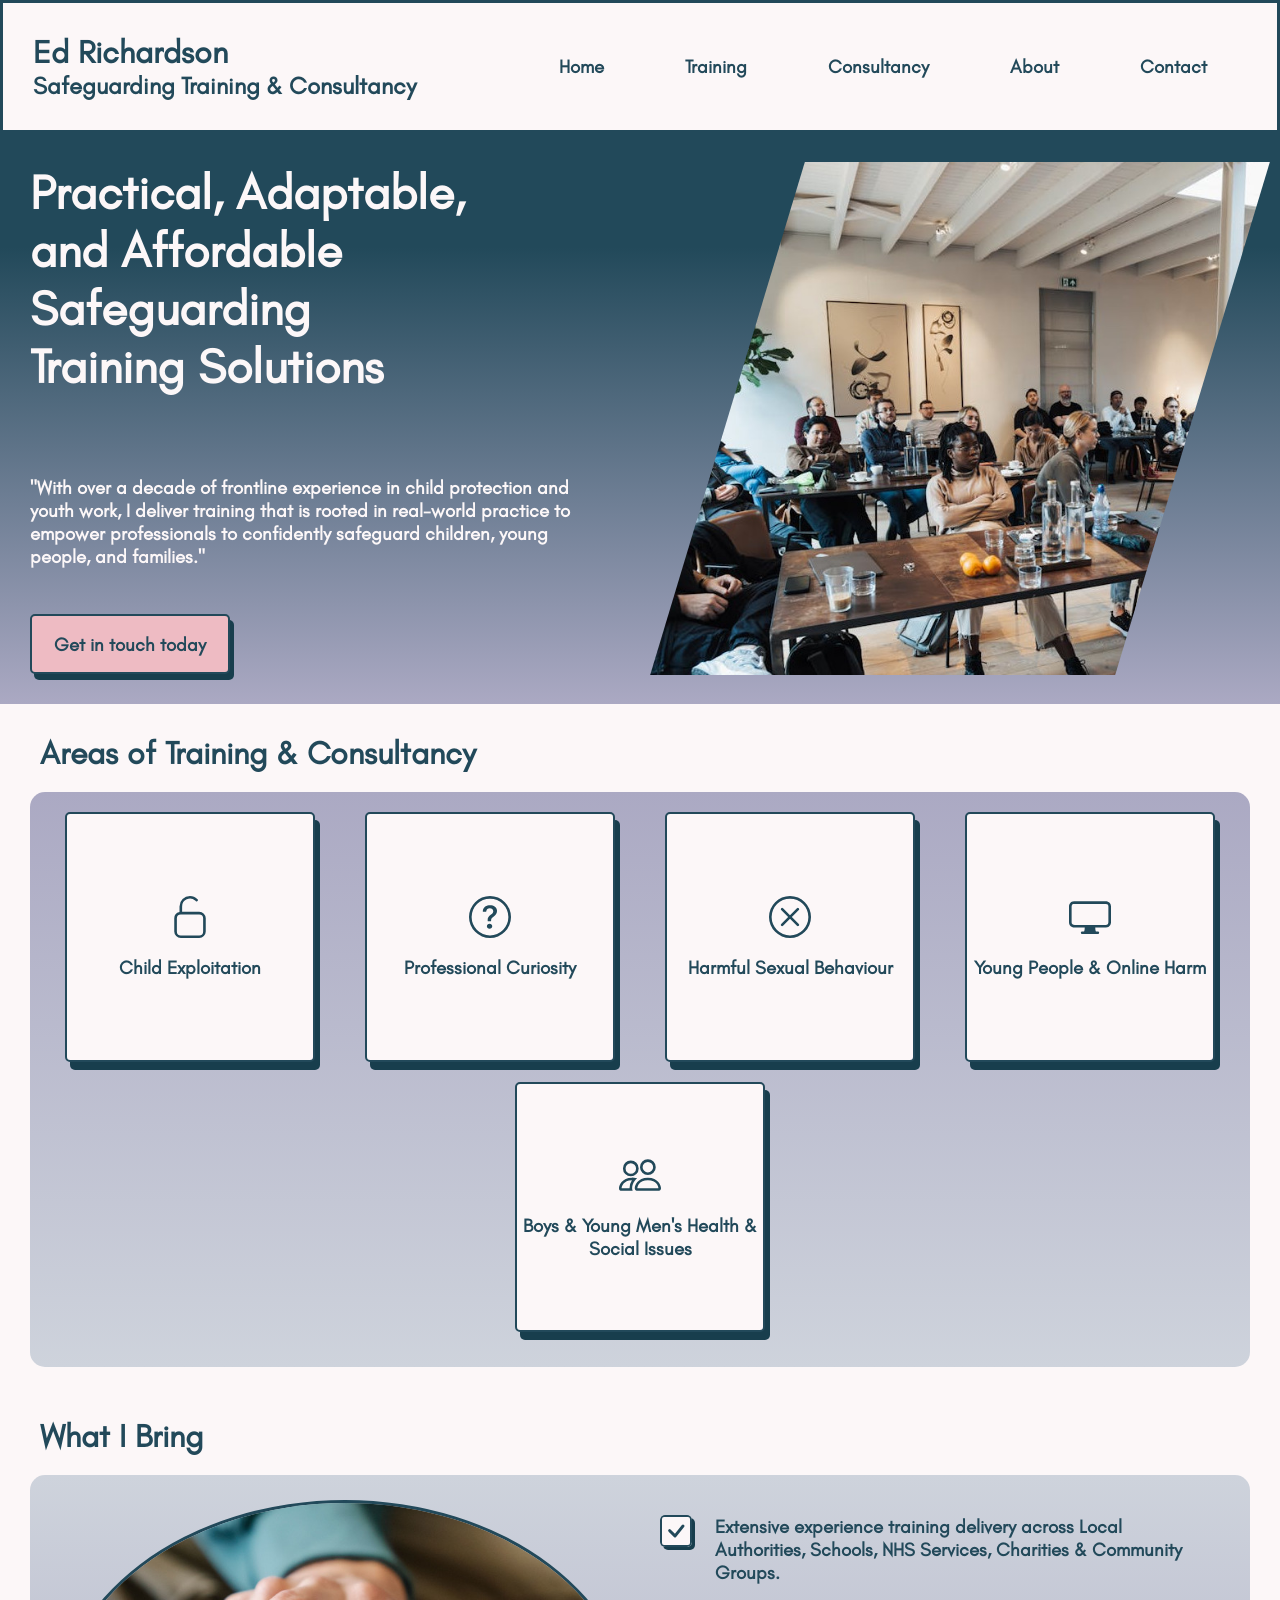
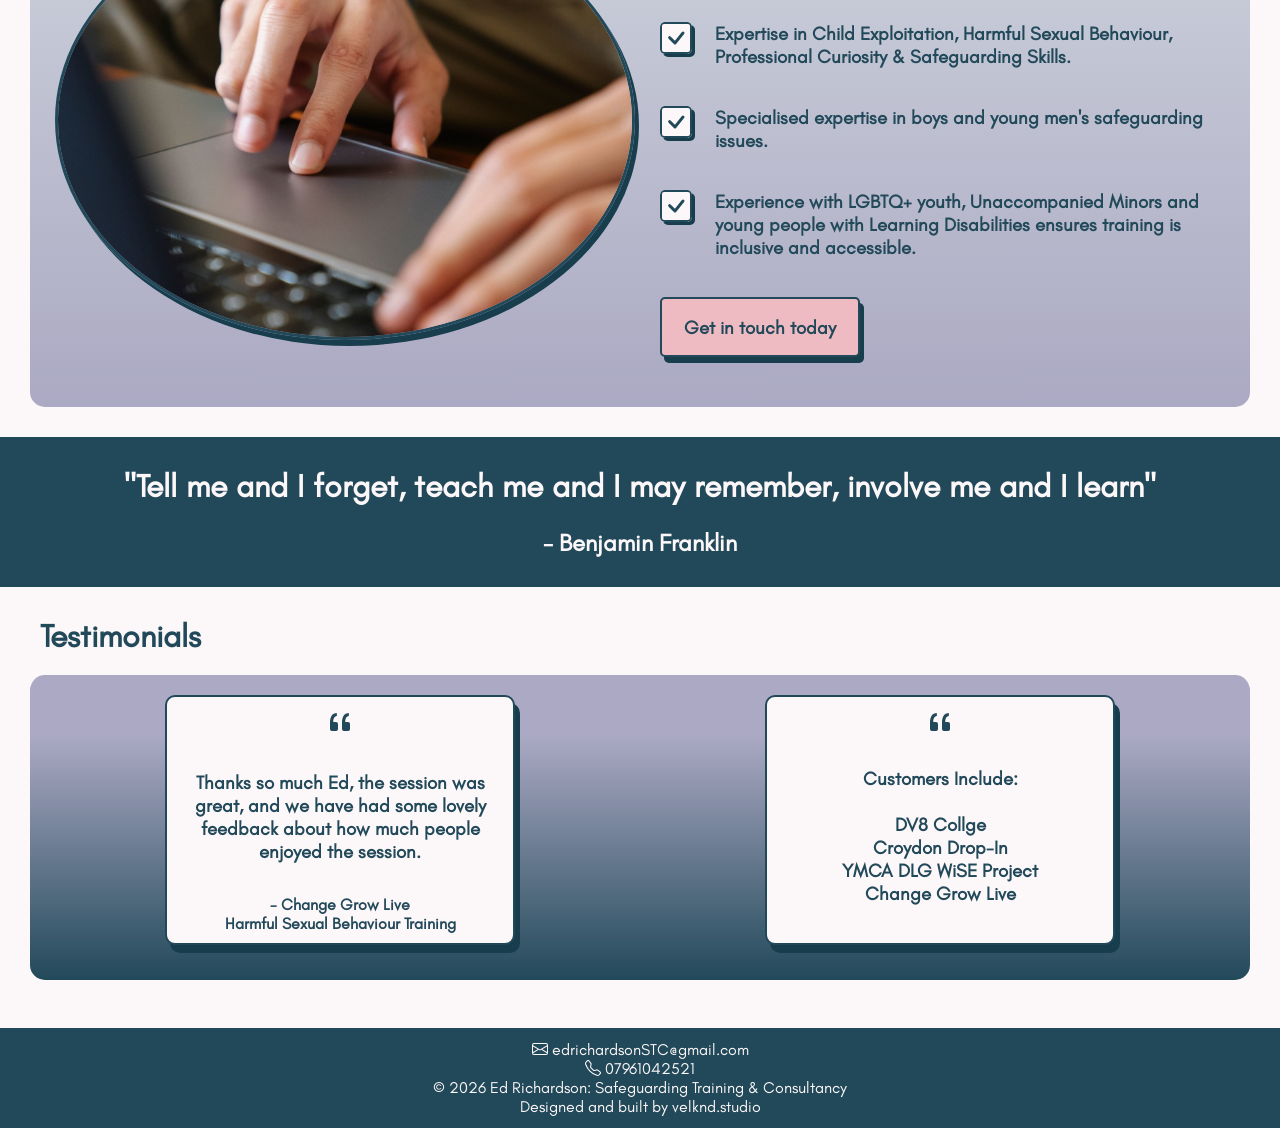
<file: index.html>
<!DOCTYPE html>
<html lang="en">
<head>
    <meta charset="UTF-8">
    <meta name="viewport" content="width=device-width, initial-scale=1.0">
    <meta name="description" content="Ed Richardson: Safeguarding Training & Consultancy">
    <title>Ed Richardson: Safeguarding Training & Consultancy</title>
    <link rel="stylesheet" href="style.css">
    <link rel="shortcut icon" href="" type="image/x-icon">
    <link rel="icon" type="image/x-icon" href="er-favicon.webp">
</head>
<body>
    <header>
        <div id="header-left">
            <a href="index.html" aria-label="home">
                <h1>Ed Richardson</h1>
                <h2>Safeguarding Training & Consultancy</h2>
            </a>
        </div>
        <div id="header-right-mobile">
            <div id="menu-burger-container">
                <a id="menu-toggle" class="menu-toggle">
                <span class="menu-toggle-bar menu-toggle-bar--top"></span>
                <span class="menu-toggle-bar menu-toggle-bar--middle"></span>
                <span class="menu-toggle-bar menu-toggle-bar--bottom"></span>
                </a>
            </div>
        </div>
        <div id="header-right-desktop">
            <nav>
                <ul>
                    <li><a href="index.html" aria-label="home"><h3>Home</h3></a></li>
                    <li><a href="training.html" aria-label="training"><h3>Training</h3></a></li>
                    <li><a href="consultancy.html" aria-label="consultancy"><h3>Consultancy</h3></a></li>
                    <li><a href="about.html" aria-label="about"><h3>About</h3></a></li>
                    <li><a href="contact.html" aria-label="contact"><h3>Contact</h3></a></li>
                </ul>
            </nav>
        </div>
    </header>

    <div id="mobile-menu">
        <nav>
                <ul id="mobile-menu-ul">
                    <li class="mobile-menu-li"><a href="index.html" aria-label="home"><h3>Home</h3></a></li>
                    <li class="mobile-menu-li"><a href="training.html" aria-label="training"><h3>Training</h3></a></li>
                    <li class="mobile-menu-li"><a href="consultancy.html" aria-label="consultancy"><h3>Consultancy</h3></a></li>
                    <li class="mobile-menu-li"><a href="about.html" aria-label="about"><h3>About</h3></a></li>
                    <li class="mobile-menu-li"><a href="contact.html" aria-label="contact"><h3>Contact</h3></a></li>
                </ul>
            </nav>
    </div>

    <div id="hero-mobile">

        <div id="hero-card-mobile">
            <h1 class="h1opp">Practical, Adaptable, and Affordable Safeguarding Training Solutions
            <br>
            </h1>
            
            <p class="popp"><br>"With over a decade of frontline experience in child protection and youth work, I deliver training that is rooted in real-world practice to empower professionals to confidently safeguard children, young people, and families."<br><br></p>
            
            <a href="contact.html" aria-label="contact">
            <div class="cta-mobile">
                <h3 >Get in touch today</h3>
            </div>
            </a>
            
        </div>

        <div class="hero-card2-mobile">
            
        </div>

        

    </div>

    <div id="hero-desktop">

        <div id="hero-desktop-container">
            <div id="hero-desktop-left">
                <h1 class="h1opp"  id="hero-text-desktop" >Practical, Adaptable, <br>
            and Affordable Safeguarding <br> Training Solutions<br><br>
            </h1>
            
            <h3 class="h2opp" id="hero-text"  ><br>"With over a decade of frontline experience in child protection and youth work, I deliver training that is rooted in real-world practice to empower professionals to confidently safeguard children, young people, and families."<br><br><br></h3>

            <a href="contact.html" aria-label="contact">
                <div class="cta-desktop" id="cta-desktop-top">
                <h3 >Get in touch today</h3>
                </div> 
                </a>
            </div>

                

            <div id="hero-desktop-right">

                <img id="hero-desktop-img" src="pexels-bertellifotografia-18935245.jpg" alt="seminar audience">
                
                
            </div>
            
        </div>
            
            
        
    </div>

    <div id="section1">
        <div class="section-heading">
            <h1>Areas of Training & Consultancy</h1>
            <!-- <div class="section-heading-underline-1"></div> -->
        </div>
        <div class="box-container">
            <a href="training.html" aria-label="training"> <div class="area">
                <svg xmlns="http://www.w3.org/2000/svg" width="42" height="42" fill="currentColor" class="area-svg" viewBox="0 0 16 16">
                <path fill-rule="evenodd" d="M8 0c1.07 0 2.041.42 2.759 1.104l.14.14.062.08a.5.5 0 0 1-.71.675l-.076-.066-.216-.205A3 3 0 0 0 5 4v2h6.5A2.5 2.5 0 0 1 14 8.5v5a2.5 2.5 0 0 1-2.5 2.5h-7A2.5 2.5 0 0 1 2 13.5v-5a2.5 2.5 0 0 1 2-2.45V4a4 4 0 0 1 4-4M4.5 7A1.5 1.5 0 0 0 3 8.5v5A1.5 1.5 0 0 0 4.5 15h7a1.5 1.5 0 0 0 1.5-1.5v-5A1.5 1.5 0 0 0 11.5 7z"/>
                </svg><br>
                <h3>Child Exploitation</h3>
                <div class="area-overlay">
                    <h3 class="area-overlay-text">Learn More</h3>
                </div>
            </div> </a>
            <a href="training.html" aria-label="training"> <div class="area">
                <svg xmlns="http://www.w3.org/2000/svg" width="42" height="42" fill="currentColor" class="area-svg" viewBox="0 0 16 16">
                <path d="M8 15A7 7 0 1 1 8 1a7 7 0 0 1 0 14m0 1A8 8 0 1 0 8 0a8 8 0 0 0 0 16"/>
                <path d="M5.255 5.786a.237.237 0 0 0 .241.247h.825c.138 0 .248-.113.266-.25.09-.656.54-1.134 1.342-1.134.686 0 1.314.343 1.314 1.168 0 .635-.374.927-.965 1.371-.673.489-1.206 1.06-1.168 1.987l.003.217a.25.25 0 0 0 .25.246h.811a.25.25 0 0 0 .25-.25v-.105c0-.718.273-.927 1.01-1.486.609-.463 1.244-.977 1.244-2.056 0-1.511-1.276-2.241-2.673-2.241-1.267 0-2.655.59-2.75 2.286m1.557 5.763c0 .533.425.927 1.01.927.609 0 1.028-.394 1.028-.927 0-.552-.42-.94-1.029-.94-.584 0-1.009.388-1.009.94"/>
                </svg><br>
                <h3>Professional Curiosity</h3>
                <div class="area-overlay">
                    <h3 class="area-overlay-text">Learn More</h3>
                </div>
            </div></a>
            <a href="training.html" aria-label="training"> <div class="area">
                <svg xmlns="http://www.w3.org/2000/svg" width="42" height="42" fill="currentColor" class="area-svg" viewBox="0 0 16 16">
                <path d="M8 15A7 7 0 1 1 8 1a7 7 0 0 1 0 14m0 1A8 8 0 1 0 8 0a8 8 0 0 0 0 16"/>
                <path d="M4.646 4.646a.5.5 0 0 1 .708 0L8 7.293l2.646-2.647a.5.5 0 0 1 .708.708L8.707 8l2.647 2.646a.5.5 0 0 1-.708.708L8 8.707l-2.646 2.647a.5.5 0 0 1-.708-.708L7.293 8 4.646 5.354a.5.5 0 0 1 0-.708"/>
                </svg><br>
                <h3>Harmful Sexual Behaviour</h3>
                <div class="area-overlay">
                    <h3 class="area-overlay-text">Learn More</h3>
                </div>
            </div></a>
            <a href="training.html" aria-label="training"> <div class="area">
                <svg xmlns="http://www.w3.org/2000/svg" width="42" height="42" fill="currentColor" class="area-svg" viewBox="0 0 16 16">
                <path d="M0 4s0-2 2-2h12s2 0 2 2v6s0 2-2 2h-4q0 1 .25 1.5H11a.5.5 0 0 1 0 1H5a.5.5 0 0 1 0-1h.75Q6 13 6 12H2s-2 0-2-2zm1.398-.855a.76.76 0 0 0-.254.302A1.5 1.5 0 0 0 1 4.01V10c0 .325.078.502.145.602q.105.156.302.254a1.5 1.5 0 0 0 .538.143L2.01 11H14c.325 0 .502-.078.602-.145a.76.76 0 0 0 .254-.302 1.5 1.5 0 0 0 .143-.538L15 9.99V4c0-.325-.078-.502-.145-.602a.76.76 0 0 0-.302-.254A1.5 1.5 0 0 0 13.99 3H2c-.325 0-.502.078-.602.145"/>
                </svg><br>
                <h3>Young People & Online Harm</h3>
                <div class="area-overlay">
                    <h3 class="area-overlay-text">Learn More</h3>
                </div>
            </div></a>
            <a href="training.html" aria-label="training"> <div class="area">
                <svg xmlns="http://www.w3.org/2000/svg" width="42" height="42" fill="currentColor" class="area-svg" viewBox="0 0 16 16">
                <path d="M15 14s1 0 1-1-1-4-5-4-5 3-5 4 1 1 1 1zm-7.978-1L7 12.996c.001-.264.167-1.03.76-1.72C8.312 10.629 9.282 10 11 10c1.717 0 2.687.63 3.24 1.276.593.69.758 1.457.76 1.72l-.008.002-.014.002zM11 7a2 2 0 1 0 0-4 2 2 0 0 0 0 4m3-2a3 3 0 1 1-6 0 3 3 0 0 1 6 0M6.936 9.28a6 6 0 0 0-1.23-.247A7 7 0 0 0 5 9c-4 0-5 3-5 4q0 1 1 1h4.216A2.24 2.24 0 0 1 5 13c0-1.01.377-2.042 1.09-2.904.243-.294.526-.569.846-.816M4.92 10A5.5 5.5 0 0 0 4 13H1c0-.26.164-1.03.76-1.724.545-.636 1.492-1.256 3.16-1.275ZM1.5 5.5a3 3 0 1 1 6 0 3 3 0 0 1-6 0m3-2a2 2 0 1 0 0 4 2 2 0 0 0 0-4"/>
                </svg><br>
                <h3>Boys & Young Men's Health & Social Issues</h3>
                <div class="area-overlay">
                    <h3 class="area-overlay-text">Learn More</h3>
                </div>
            </div></a>
        </div>
    </div>
    
    <div id="section2">
        <div class="section-heading">
            <h1 >What I Bring</h1>
            <!-- <div class="section-heading-underline-2"></div> -->
        </div>
        <div id="section2-container">

            <div id="section2-img-container">
            <img id="section2-img" src="laptop.jpg" alt="typing on a laptop">
            <!-- <img id="section2-img" src="pexels-bertellifotografia-18999145.jpg"> -->
           </div>

            <div id="bullet-point-container">

            <svg xmlns="http://www.w3.org/2000/svg" width="32" height="32" fill="currentColor" class="check-svg" viewBox="0 0 16 16">
             <path d="M14 1a1 1 0 0 1 1 1v12a1 1 0 0 1-1 1H2a1 1 0 0 1-1-1V2a1 1 0 0 1 1-1zM2 0a2 2 0 0 0-2 2v12a2 2 0 0 0 2 2h12a2 2 0 0 0 2-2V2a2 2 0 0 0-2-2z"/>
            <path d="M10.97 4.97a.75.75 0 0 1 1.071 1.05l-3.992 4.99a.75.75 0 0 1-1.08.02L4.324 8.384a.75.75 0 1 1 1.06-1.06l2.094 2.093 3.473-4.425z"/>
            </svg>

            <div class="bullet-point">
                <h3>
                Extensive experience training delivery across Local Authorities, Schools, NHS Services, Charities & Community Groups.
                </h3><br>
            </div>
            
            <svg xmlns="http://www.w3.org/2000/svg" width="32" height="32" fill="currentColor" class="check-svg" viewBox="0 0 16 16">
  <path d="M14 1a1 1 0 0 1 1 1v12a1 1 0 0 1-1 1H2a1 1 0 0 1-1-1V2a1 1 0 0 1 1-1zM2 0a2 2 0 0 0-2 2v12a2 2 0 0 0 2 2h12a2 2 0 0 0 2-2V2a2 2 0 0 0-2-2z"/>
  <path d="M10.97 4.97a.75.75 0 0 1 1.071 1.05l-3.992 4.99a.75.75 0 0 1-1.08.02L4.324 8.384a.75.75 0 1 1 1.06-1.06l2.094 2.093 3.473-4.425z"/>
</svg>

            <div class="bullet-point">
                <h3 >
                     Expertise in Child Exploitation, Harmful Sexual Behaviour, Professional Curiosity & Safeguarding Skills.
                    </h3><br>
            </div>
            
            <svg xmlns="http://www.w3.org/2000/svg" width="32" height="32" fill="currentColor" class="check-svg" viewBox="0 0 16 16">
  <path d="M14 1a1 1 0 0 1 1 1v12a1 1 0 0 1-1 1H2a1 1 0 0 1-1-1V2a1 1 0 0 1 1-1zM2 0a2 2 0 0 0-2 2v12a2 2 0 0 0 2 2h12a2 2 0 0 0 2-2V2a2 2 0 0 0-2-2z"/>
  <path d="M10.97 4.97a.75.75 0 0 1 1.071 1.05l-3.992 4.99a.75.75 0 0 1-1.08.02L4.324 8.384a.75.75 0 1 1 1.06-1.06l2.094 2.093 3.473-4.425z"/>
</svg>

            <div class="bullet-point">
                <h3 >
                     Specialised expertise in boys and young men's safeguarding issues.</h3><br>
            </div>

            <svg xmlns="http://www.w3.org/2000/svg" width="32" height="32" fill="currentColor" class="check-svg" viewBox="0 0 16 16">
  <path d="M14 1a1 1 0 0 1 1 1v12a1 1 0 0 1-1 1H2a1 1 0 0 1-1-1V2a1 1 0 0 1 1-1zM2 0a2 2 0 0 0-2 2v12a2 2 0 0 0 2 2h12a2 2 0 0 0 2-2V2a2 2 0 0 0-2-2z"/>
  <path d="M10.97 4.97a.75.75 0 0 1 1.071 1.05l-3.992 4.99a.75.75 0 0 1-1.08.02L4.324 8.384a.75.75 0 1 1 1.06-1.06l2.094 2.093 3.473-4.425z"/>
</svg>
            
            <div class="bullet-point">
                <h3 >
                     Experience with LGBTQ+ youth, Unaccompanied Minors and young people with Learning Disabilities ensures training is inclusive and accessible.</h3><br>
            </div>

            <a href="contact.html" aria-label="contact"> <div class="cta-mobile" id="cta-wib-desktop">
                <h3 >Get in touch today</h3>
            </div> </a>

            </div>

            <div id="cta-ctr-mobile">
                <a href="contact.html" aria-label="contact"> <div class="cta-mobile" id="cta-wib-mobile">
                <h3 >Get in touch today</h3>
            </div> </a>
            </div>

            
        </div>

        
        
    </div>

    <div id="section3">
        <h1 class="h1opp">"Tell me and I forget, teach me and I may remember, involve me and I learn"</h1><h3><br></h3> <h2 class="h2opp">- Benjamin Franklin</h2>
            
            <!-- <a href="contact.html"> <div class="cta-mobile-2">
                <h3 >Get in touch today</h3>
            </div> </a> -->
            
        </div>

    <div id="section4">
        <div class="section-heading">
            <h1 >Testimonials</h1>
            <!-- <div class="section-heading-underline-3"></div> -->
        </div>
        <div id="testimonials-container">
            <div class="testimonial-box">
                <svg xmlns="http://www.w3.org/2000/svg" width="32" height="32" fill="currentColor" class="quote" viewBox="0 0 16 16">
                    <path d="M12 12a1 1 0 0 0 1-1V8.558a1 1 0 0 0-1-1h-1.388q0-.527.062-1.054.093-.558.31-.992t.559-.683q.34-.279.868-.279V3q-.868 0-1.52.372a3.3 3.3 0 0 0-1.085.992 4.9 4.9 0 0 0-.62 1.458A7.7 7.7 0 0 0 9 7.558V11a1 1 0 0 0 1 1zm-6 0a1 1 0 0 0 1-1V8.558a1 1 0 0 0-1-1H4.612q0-.527.062-1.054.094-.558.31-.992.217-.434.559-.683.34-.279.868-.279V3q-.868 0-1.52.372a3.3 3.3 0 0 0-1.085.992 4.9 4.9 0 0 0-.62 1.458A7.7 7.7 0 0 0 3 7.558V11a1 1 0 0 0 1 1z"/>
                    </svg>
                <h3 class="testimonial">
                    Thanks so much Ed, the session was great, and we have had some lovely feedback about how much people enjoyed the session.
                </h3>
                <h4>- Change Grow Live<br>
                    Harmful Sexual Behaviour Training</h4>
                
            </div>
            <div class="testimonial-box">
                <svg xmlns="http://www.w3.org/2000/svg" width="32" height="32" fill="currentColor" class="quote" viewBox="0 0 16 16">
                    <path d="M12 12a1 1 0 0 0 1-1V8.558a1 1 0 0 0-1-1h-1.388q0-.527.062-1.054.093-.558.31-.992t.559-.683q.34-.279.868-.279V3q-.868 0-1.52.372a3.3 3.3 0 0 0-1.085.992 4.9 4.9 0 0 0-.62 1.458A7.7 7.7 0 0 0 9 7.558V11a1 1 0 0 0 1 1zm-6 0a1 1 0 0 0 1-1V8.558a1 1 0 0 0-1-1H4.612q0-.527.062-1.054.094-.558.31-.992.217-.434.559-.683.34-.279.868-.279V3q-.868 0-1.52.372a3.3 3.3 0 0 0-1.085.992 4.9 4.9 0 0 0-.62 1.458A7.7 7.7 0 0 0 3 7.558V11a1 1 0 0 0 1 1z"/>
                    </svg>
                <h3 class="testimonial" >
                    Customers Include:<br><br>
                    DV8 Collge<br>
Croydon Drop-In<br>
YMCA DLG WiSE Project<br>
Change Grow Live<br>
                </h3>
                <h4>
                
                </h4>
                
            </div>
            
        </div>
    </div><br>

    <div id="footer">
        <p id="footer-text">
<svg id="footer-mail" xmlns="http://www.w3.org/2000/svg" width="16" height="16" fill="currentColor" class="bi bi-envelope" viewBox="0 0 16 16">
  <path d="M0 4a2 2 0 0 1 2-2h12a2 2 0 0 1 2 2v8a2 2 0 0 1-2 2H2a2 2 0 0 1-2-2zm2-1a1 1 0 0 0-1 1v.217l7 4.2 7-4.2V4a1 1 0 0 0-1-1zm13 2.383-4.708 2.825L15 11.105zm-.034 6.876-5.64-3.471L8 9.583l-1.326-.795-5.64 3.47A1 1 0 0 0 2 13h12a1 1 0 0 0 .966-.741M1 11.105l4.708-2.897L1 5.383z"/>
</svg>
  <a href="mailto:edrichardsonSTC@gmail.com" aria-label="send email">edrichardsonSTC@gmail.com</a> <br>
<svg id="footer-phone" xmlns="http://www.w3.org/2000/svg" width="16" height="16" fill="currentColor" class="bi bi-telephone" viewBox="0 0 16 16">
  <path d="M3.654 1.328a.678.678 0 0 0-1.015-.063L1.605 2.3c-.483.484-.661 1.169-.45 1.77a17.6 17.6 0 0 0 4.168 6.608 17.6 17.6 0 0 0 6.608 4.168c.601.211 1.286.033 1.77-.45l1.034-1.034a.678.678 0 0 0-.063-1.015l-2.307-1.794a.68.68 0 0 0-.58-.122l-2.19.547a1.75 1.75 0 0 1-1.657-.459L5.482 8.062a1.75 1.75 0 0 1-.46-1.657l.548-2.19a.68.68 0 0 0-.122-.58zM1.884.511a1.745 1.745 0 0 1 2.612.163L6.29 2.98c.329.423.445.974.315 1.494l-.547 2.19a.68.68 0 0 0 .178.643l2.457 2.457a.68.68 0 0 0 .644.178l2.189-.547a1.75 1.75 0 0 1 1.494.315l2.306 1.794c.829.645.905 1.87.163 2.611l-1.034 1.034c-.74.74-1.846 1.065-2.877.702a18.6 18.6 0 0 1-7.01-4.42 18.6 18.6 0 0 1-4.42-7.009c-.362-1.03-.037-2.137.703-2.877z"/>
</svg> 
<a href="tel:00447961042521" aria-label="call telephone">07961042521</a>
 <br>
 © 2026 Ed Richardson: Safeguarding Training & Consultancy<br>
 Designed and built by <a href="https://velkndstudio.com/" target="_blank" aria-label="visit web designers website">velknd.studio</a>
</p>
    </div>

    <script src="script.js"></script>
</body>

<script>
   
</script>

</html>
</file>
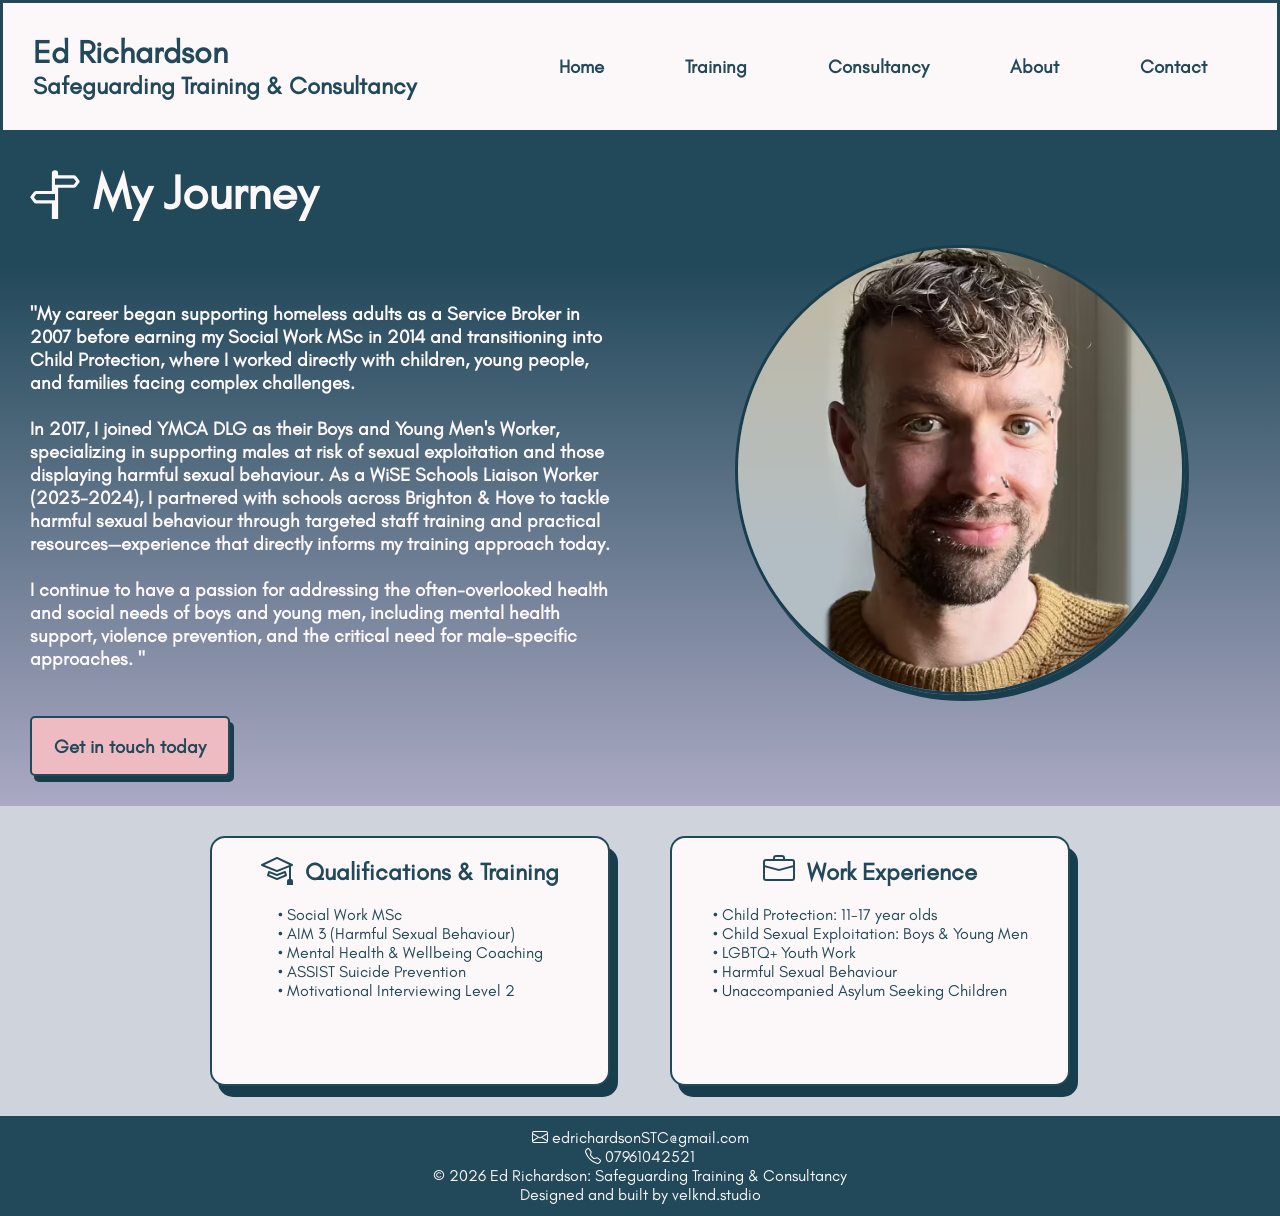
<file: about.html>
<!DOCTYPE html>
<html lang="en">
<head>
    <meta charset="UTF-8">
    <meta name="viewport" content="width=device-width, initial-scale=1.0">
    <title>Ed Richardson: Safeguarding Training & Consultancy</title>
    <link rel="stylesheet" href="style.css">
    <link rel="shortcut icon" href="" type="image/x-icon">
     <link rel="icon" type="image/x-icon" href="er-favicon.webp">
</head>
<body>
    <header>
        <div id="header-left">
            <a href="index.html">
                <h1>Ed Richardson</h1>
                <h2>Safeguarding Training & Consultancy</h2>
            </a>
        </div>
        <div id="header-right-mobile">
            <div id="menu-burger-container">
                <a id="menu-toggle" class="menu-toggle">
                <span class="menu-toggle-bar menu-toggle-bar--top"></span>
                <span class="menu-toggle-bar menu-toggle-bar--middle"></span>
                <span class="menu-toggle-bar menu-toggle-bar--bottom"></span>
                </a>
            </div>
        </div>
        <div id="header-right-desktop">
            <nav>
                <ul>
                    <li><a href="index.html"><h3>Home</h3></a></li>
                    <li><a href="training.html"><h3>Training</h3></a></li>
                    <li><a href="consultancy.html"><h3>Consultancy</h3></a></li>
                    <li><a href="about.html"><h3>About</h3></a></li>
                    <li><a href="contact.html"><h3>Contact</h3></a></li>
                </ul>
            </nav>
        </div>
    </header>

    <div id="mobile-menu">
        <nav>
                <ul id="mobile-menu-ul">
                    <li class="mobile-menu-li"><a href="index.html"><h3>Home</h3></a></li>
                    <li class="mobile-menu-li"><a href="training.html"><h3>Training</h3></a></li>
                    <li class="mobile-menu-li"><a href="consultancy.html"><h3>Consultancy</h3></a></li>
                    <li class="mobile-menu-li"><a href="about.html"><h3>About</h3></a></li>
                    <li class="mobile-menu-li"><a href="contact.html"><h3>Contact</h3></a></li>
                </ul>
            </nav>
    </div>

<div id="hero-mobile">

        <div id="hero-card-mobile">
            <h1 class="h1opp">
                <svg xmlns="http://www.w3.org/2000/svg" width="50" height="50"  class="journey-svg" viewBox="0 0 16 16">
  <path d="M7 7V1.414a1 1 0 0 1 2 0V2h5a1 1 0 0 1 .8.4l.975 1.3a.5.5 0 0 1 0 .6L14.8 5.6a1 1 0 0 1-.8.4H9v10H7v-5H2a1 1 0 0 1-.8-.4L.225 9.3a.5.5 0 0 1 0-.6L1.2 7.4A1 1 0 0 1 2 7zm1 3V8H2l-.75 1L2 10zm0-5h6l.75-1L14 3H8z"/>
</svg>My Journey
            <br>
            </h1>
            
            <p class="popp"><br>"My career began supporting homeless adults as a Service Broker in 2007 before earning my Social Work MSc in 2014 and transitioning into Child Protection, where I worked directly with children, young people, and families facing complex challenges.<br><br>

In 2017, I joined YMCA DLG as their Boys and Young Men's Worker, specializing in supporting males at risk of sexual exploitation and those displaying harmful sexual behaviour. As a WiSE Schools Liaison Worker (2023-2024), I partnered with schools across Brighton & Hove to tackle harmful sexual behaviour through targeted staff training and practical resources—experience that directly informs my training approach today.<br><br>

I continue to have a passion for addressing the often-overlooked health and social needs of boys and young men, including mental health support, violence prevention, and the critical need for male-specific approaches.
"</p>
            
            <br>

           <a href="contact.html">
                <div class="cta-mobile" >
                <h3 >Get in touch today</h3>
                </div> 
                </a>
            
        </div>
        
<div id="section2-img-container">
            <img id="section2-img" src="IMG_1394 2_edited.avif" alt="photo of ed richardson">
            <!-- <img id="section2-img" src="pexels-bertellifotografia-18999145.jpg"> -->
            </div>


        <!-- <div class="hero-card2-mobile">

            <div class="cta-mobile">
                <h3 >Get in touch today</h3>
            </div>

        </div> -->

        

    </div>

    <div id="hero-desktop">

        <div id="hero-desktop-container">
            <div id="hero-desktop-left">
                <h1 class="h1opp"  id="hero-text-desktop" ><svg xmlns="http://www.w3.org/2000/svg" width="50" height="50"  class="journey-svg" viewBox="0 0 16 16">
  <path d="M7 7V1.414a1 1 0 0 1 2 0V2h5a1 1 0 0 1 .8.4l.975 1.3a.5.5 0 0 1 0 .6L14.8 5.6a1 1 0 0 1-.8.4H9v10H7v-5H2a1 1 0 0 1-.8-.4L.225 9.3a.5.5 0 0 1 0-.6L1.2 7.4A1 1 0 0 1 2 7zm1 3V8H2l-.75 1L2 10zm0-5h6l.75-1L14 3H8z"/>
</svg> My Journey<br><br>
            </h1>
            
            <h3 class="h2opp" id="hero-text"  ><br>"My career began supporting homeless adults as a Service Broker in 2007 before earning my Social Work MSc in 2014 and transitioning into Child Protection, where I worked directly with children, young people, and families facing complex challenges.<br><br>

In 2017, I joined YMCA DLG as their Boys and Young Men's Worker, specializing in supporting males at risk of sexual exploitation and those displaying harmful sexual behaviour. As a WiSE Schools Liaison Worker (2023-2024), I partnered with schools across Brighton & Hove to tackle harmful sexual behaviour through targeted staff training and practical resources—experience that directly informs my training approach today.<br><br>

I continue to have a passion for addressing the often-overlooked health and social needs of boys and young men, including mental health support, violence prevention, and the critical need for male-specific approaches.
"<br><br><br></h3>

 <a href="contact.html">
                <div class="cta-desktop" id="cta-desktop-top">
                <h3 >Get in touch today</h3>
                </div> 
                </a>

            </div>

            <div id="hero-desktop-right">

                <img id="about-img" src="IMG_1394 2_edited.avif" alt="photo of ed richardson">
                
                
            
            </div>
            
        </div>
            
            
        
    </div>

<div id="about-section">



    

        <div class="training-card">
    <h2>
        <svg xmlns="http://www.w3.org/2000/svg" width="32" height="32" fill="currentColor" class="inline-svg" viewBox="0 0 16 16">
  <path d="M8.211 2.047a.5.5 0 0 0-.422 0l-7.5 3.5a.5.5 0 0 0 .025.917l7.5 3a.5.5 0 0 0 .372 0L14 7.14V13a1 1 0 0 0-1 1v2h3v-2a1 1 0 0 0-1-1V6.739l.686-.275a.5.5 0 0 0 .025-.917zM8 8.46 1.758 5.965 8 3.052l6.242 2.913z"/>
  <path d="M4.176 9.032a.5.5 0 0 0-.656.327l-.5 1.7a.5.5 0 0 0 .294.605l4.5 1.8a.5.5 0 0 0 .372 0l4.5-1.8a.5.5 0 0 0 .294-.605l-.5-1.7a.5.5 0 0 0-.656-.327L8 10.466zm-.068 1.873.22-.748 3.496 1.311a.5.5 0 0 0 .352 0l3.496-1.311.22.748L8 12.46z"/>
</svg>&nbsp
 Qualifications & Training</h2>
    
    <p><br>
       • Social Work MSc<br>
• AIM 3 (Harmful Sexual Behaviour)<br>
• Mental Health & Wellbeing Coaching<br>
• ASSIST Suicide Prevention<br>
• Motivational Interviewing Level 2<br>
<br><br>
    </p>
    
</div>

    

         





<div class="training-card">
    <h2>
        <svg xmlns="http://www.w3.org/2000/svg" width="32" height="32" fill="currentColor" class="inline-svg" viewBox="0 0 16 16">
  <path d="M6.5 1A1.5 1.5 0 0 0 5 2.5V3H1.5A1.5 1.5 0 0 0 0 4.5v8A1.5 1.5 0 0 0 1.5 14h13a1.5 1.5 0 0 0 1.5-1.5v-8A1.5 1.5 0 0 0 14.5 3H11v-.5A1.5 1.5 0 0 0 9.5 1zm0 1h3a.5.5 0 0 1 .5.5V3H6v-.5a.5.5 0 0 1 .5-.5m1.886 6.914L15 7.151V12.5a.5.5 0 0 1-.5.5h-13a.5.5 0 0 1-.5-.5V7.15l6.614 1.764a1.5 1.5 0 0 0 .772 0M1.5 4h13a.5.5 0 0 1 .5.5v1.616L8.129 7.948a.5.5 0 0 1-.258 0L1 6.116V4.5a.5.5 0 0 1 .5-.5"/>
</svg>&nbsp
Work Experience</h2>
    
    <p><br>
       • Child Protection: 11-17 year olds<br>
• Child Sexual Exploitation: Boys & Young Men<br>
• LGBTQ+ Youth Work<br>
• Harmful Sexual Behaviour <br>
• Unaccompanied Asylum Seeking Children<br>

    </p>
    
</div>


    


</div>







    <div id="footer">
        <p id="footer-text">
<svg id="footer-mail" xmlns="http://www.w3.org/2000/svg" width="16" height="16" fill="currentColor" class="bi bi-envelope" viewBox="0 0 16 16">
  <path d="M0 4a2 2 0 0 1 2-2h12a2 2 0 0 1 2 2v8a2 2 0 0 1-2 2H2a2 2 0 0 1-2-2zm2-1a1 1 0 0 0-1 1v.217l7 4.2 7-4.2V4a1 1 0 0 0-1-1zm13 2.383-4.708 2.825L15 11.105zm-.034 6.876-5.64-3.471L8 9.583l-1.326-.795-5.64 3.47A1 1 0 0 0 2 13h12a1 1 0 0 0 .966-.741M1 11.105l4.708-2.897L1 5.383z"/>
</svg>
  <a href="mailto:edrichardsonSTC@gmail.com">edrichardsonSTC@gmail.com</a> <br>
<svg id="footer-phone" xmlns="http://www.w3.org/2000/svg" width="16" height="16" fill="currentColor" class="bi bi-telephone" viewBox="0 0 16 16">
  <path d="M3.654 1.328a.678.678 0 0 0-1.015-.063L1.605 2.3c-.483.484-.661 1.169-.45 1.77a17.6 17.6 0 0 0 4.168 6.608 17.6 17.6 0 0 0 6.608 4.168c.601.211 1.286.033 1.77-.45l1.034-1.034a.678.678 0 0 0-.063-1.015l-2.307-1.794a.68.68 0 0 0-.58-.122l-2.19.547a1.75 1.75 0 0 1-1.657-.459L5.482 8.062a1.75 1.75 0 0 1-.46-1.657l.548-2.19a.68.68 0 0 0-.122-.58zM1.884.511a1.745 1.745 0 0 1 2.612.163L6.29 2.98c.329.423.445.974.315 1.494l-.547 2.19a.68.68 0 0 0 .178.643l2.457 2.457a.68.68 0 0 0 .644.178l2.189-.547a1.75 1.75 0 0 1 1.494.315l2.306 1.794c.829.645.905 1.87.163 2.611l-1.034 1.034c-.74.74-1.846 1.065-2.877.702a18.6 18.6 0 0 1-7.01-4.42 18.6 18.6 0 0 1-4.42-7.009c-.362-1.03-.037-2.137.703-2.877z"/>
</svg> 
<a href="tel:00447961042521">07961042521</a>
 <br>
 © 2026 Ed Richardson: Safeguarding Training & Consultancy<br>
 Designed and built by <a href="https://velkndstudio.com/" target="_blank">velknd.studio</a>
</p>
    </div>

    <script src="script.js"></script>
</body>
</file>
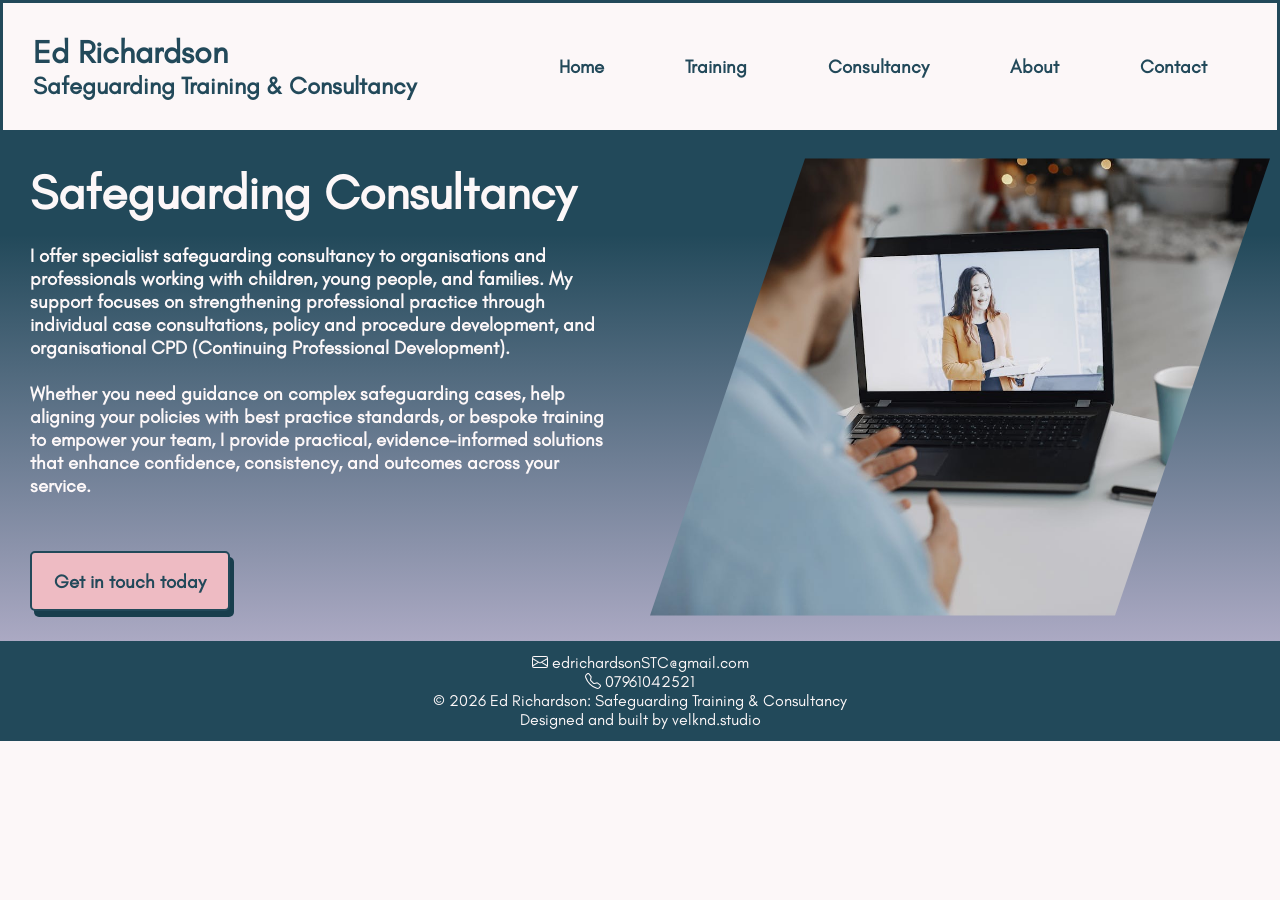
<file: consultancy.html>
<!DOCTYPE html>
<html lang="en">
<head>
    <meta charset="UTF-8">
    <meta name="viewport" content="width=device-width, initial-scale=1.0">
    <title>Ed Richardson: Safeguarding Training & Consultancy</title>
    <link rel="stylesheet" href="style.css">
    <link rel="shortcut icon" href="" type="image/x-icon">
     <link rel="icon" type="image/x-icon" href="er-favicon.webp">
</head>
<body>
    <header>
        <div id="header-left">
            <a href="index.html">
                <h1>Ed Richardson</h1>
                <h2>Safeguarding Training & Consultancy</h2>
            </a>
        </div>
        <div id="header-right-mobile">
            <div id="menu-burger-container">
                <a id="menu-toggle" class="menu-toggle">
                <span class="menu-toggle-bar menu-toggle-bar--top"></span>
                <span class="menu-toggle-bar menu-toggle-bar--middle"></span>
                <span class="menu-toggle-bar menu-toggle-bar--bottom"></span>
                </a>
            </div>
        </div>
        <div id="header-right-desktop">
            <nav>
                <ul>
                    <li><a href="index.html"><h3>Home</h3></a></li>
                    <li><a href="training.html"><h3>Training</h3></a></li>
                    <li><a href="consultancy.html"><h3>Consultancy</h3></a></li>
                    <li><a href="about.html"><h3>About</h3></a></li>
                    <li><a href="contact.html"><h3>Contact</h3></a></li>
                </ul>
            </nav>
        </div>
    </header>

    <div id="mobile-menu">
        <nav>
                <ul id="mobile-menu-ul">
                    <li class="mobile-menu-li"><a href="index.html"><h3>Home</h3></a></li>
                    <li class="mobile-menu-li"><a href="training.html"><h3>Training</h3></a></li>
                    <li class="mobile-menu-li"><a href="consultancy.html"><h3>Consultancy</h3></a></li>
                    <li class="mobile-menu-li"><a href="about.html"><h3>About</h3></a></li>
                    <li class="mobile-menu-li"><a href="contact.html"><h3>Contact</h3></a></li>
                </ul>
            </nav>
    </div>

<!--  -->

<div id="hero-mobile">

        <div id="hero-card-mobile">
            <h1 class="h1opp">Safeguarding Consultancy
            <br>
            </h1>
            
            <p class="popp"><br>I offer specialist safeguarding consultancy to organisations and professionals working with children, young people, and families. My support focuses on strengthening professional practice through individual case consultations, policy and procedure development, and organisational CPD (Continuing Professional Development).<br><br>

Whether you need guidance on complex safeguarding cases, help aligning your policies with best practice standards, or bespoke training to empower your team, I provide practical, evidence-informed solutions that enhance confidence, consistency, and outcomes across your service. <br><br>
</p>
            
            <a href="contact.html">
                <div class="cta-mobile" >
                <h3 >Get in touch today</h3>
                </div> 
                </a>
            
        </div>

        <!-- <div class="hero-card2-mobile" id="hero-card2-mobile-consultancy"></div> -->

        

    </div>

    <div id="hero-desktop">

        <div id="hero-desktop-container">
            <div id="hero-desktop-left">
                <h1 class="h1opp"  id="hero-text-desktop" >Safeguarding Consultancy
            </h1>
            
            <h3 class="h2opp" id="hero-text"  ><br>I offer specialist safeguarding consultancy to organisations and professionals working with children, young people, and families. My support focuses on strengthening professional practice through individual case consultations, policy and procedure development, and organisational CPD (Continuing Professional Development).<br><br>

Whether you need guidance on complex safeguarding cases, help aligning your policies with best practice standards, or bespoke training to empower your team, I provide practical, evidence-informed solutions that enhance confidence, consistency, and outcomes across your service. 
</h3><br><br><br>

<a href="contact.html">
                <div class="cta-desktop" id="cta-desktop-top">
                <h3 >Get in touch today</h3>
                </div> 
                </a>
            </div>

            <div id="hero-desktop-right">

                <img id="hero-desktop-img" src="pexels-gustavo-fring-6285285.jpg" alt="video call">
                
            </div>
            
        </div>
            
            
        
    </div>

<!--  -->



<!--  -->

    <div id="footer">
        <p id="footer-text">
<svg id="footer-mail" xmlns="http://www.w3.org/2000/svg" width="16" height="16" fill="currentColor" class="bi bi-envelope" viewBox="0 0 16 16">
  <path d="M0 4a2 2 0 0 1 2-2h12a2 2 0 0 1 2 2v8a2 2 0 0 1-2 2H2a2 2 0 0 1-2-2zm2-1a1 1 0 0 0-1 1v.217l7 4.2 7-4.2V4a1 1 0 0 0-1-1zm13 2.383-4.708 2.825L15 11.105zm-.034 6.876-5.64-3.471L8 9.583l-1.326-.795-5.64 3.47A1 1 0 0 0 2 13h12a1 1 0 0 0 .966-.741M1 11.105l4.708-2.897L1 5.383z"/>
</svg>
  <a href="mailto:edrichardsonSTC@gmail.com">edrichardsonSTC@gmail.com</a> <br>
<svg id="footer-phone" xmlns="http://www.w3.org/2000/svg" width="16" height="16" fill="currentColor" class="bi bi-telephone" viewBox="0 0 16 16">
  <path d="M3.654 1.328a.678.678 0 0 0-1.015-.063L1.605 2.3c-.483.484-.661 1.169-.45 1.77a17.6 17.6 0 0 0 4.168 6.608 17.6 17.6 0 0 0 6.608 4.168c.601.211 1.286.033 1.77-.45l1.034-1.034a.678.678 0 0 0-.063-1.015l-2.307-1.794a.68.68 0 0 0-.58-.122l-2.19.547a1.75 1.75 0 0 1-1.657-.459L5.482 8.062a1.75 1.75 0 0 1-.46-1.657l.548-2.19a.68.68 0 0 0-.122-.58zM1.884.511a1.745 1.745 0 0 1 2.612.163L6.29 2.98c.329.423.445.974.315 1.494l-.547 2.19a.68.68 0 0 0 .178.643l2.457 2.457a.68.68 0 0 0 .644.178l2.189-.547a1.75 1.75 0 0 1 1.494.315l2.306 1.794c.829.645.905 1.87.163 2.611l-1.034 1.034c-.74.74-1.846 1.065-2.877.702a18.6 18.6 0 0 1-7.01-4.42 18.6 18.6 0 0 1-4.42-7.009c-.362-1.03-.037-2.137.703-2.877z"/>
</svg> 
<a href="tel:00447961042521">07961042521</a>
 <br>
 © 2026 Ed Richardson: Safeguarding Training & Consultancy<br>
 Designed and built by <a href="https://velkndstudio.com/" target="_blank">velknd.studio</a>
</p>
    </div>

    <script src="script.js"></script>
</body>
</file>
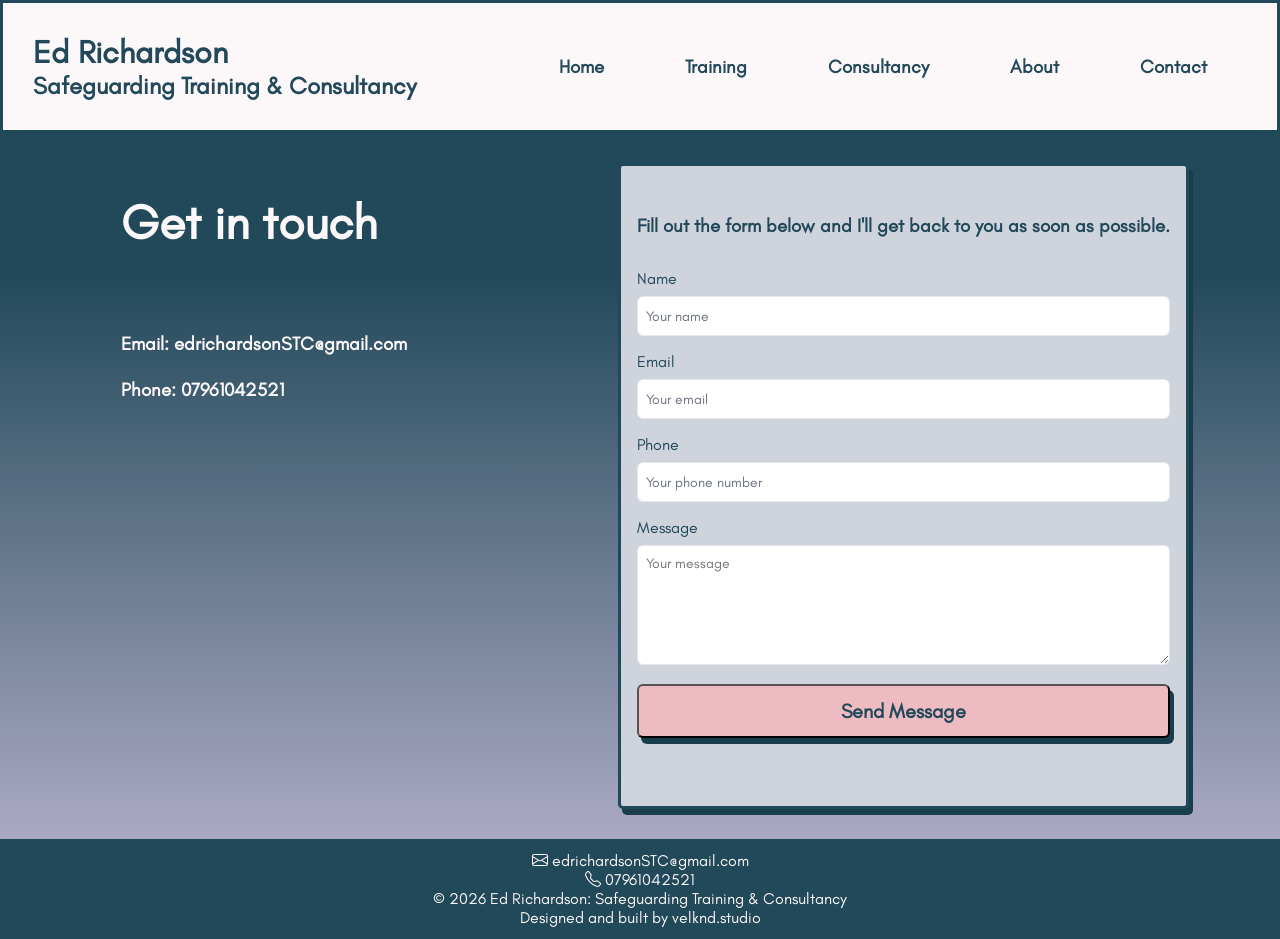
<file: contact.html>
<!DOCTYPE html>
<html lang="en">
<head>
    <meta charset="UTF-8">
    <meta name="viewport" content="width=device-width, initial-scale=1.0">
    <title>Ed Richardson: Safeguarding Training & Consultancy</title>
    <link rel="stylesheet" href="style.css">
    <link rel="shortcut icon" href="" type="image/x-icon">
     <link rel="icon" type="image/x-icon" href="er-favicon.webp">
</head>
<body>
    <header>
        <div id="header-left">
            <a href="index.html">
                <h1>Ed Richardson</h1>
                <h2>Safeguarding Training & Consultancy</h2>
            </a>
        </div>
        <div id="header-right-mobile">
            <div id="menu-burger-container">
                <a id="menu-toggle" class="menu-toggle">
                <span class="menu-toggle-bar menu-toggle-bar--top"></span>
                <span class="menu-toggle-bar menu-toggle-bar--middle"></span>
                <span class="menu-toggle-bar menu-toggle-bar--bottom"></span>
                </a>
            </div>
        </div>
        <div id="header-right-desktop">
            <nav>
                <ul>
                    <li><a href="index.html"><h3>Home</h3></a></li>
                    <li><a href="training.html"><h3>Training</h3></a></li>
                    <li><a href="consultancy.html"><h3>Consultancy</h3></a></li>
                    <li><a href="about.html"><h3>About</h3></a></li>
                    <li><a href="contact.html"><h3>Contact</h3></a></li>
                </ul>
            </nav>
        </div>
    </header>

    <div id="mobile-menu">
        <nav>
                <ul id="mobile-menu-ul">
                    <li class="mobile-menu-li"><a href="index.html"><h3>Home</h3></a></li>
                    <li class="mobile-menu-li"><a href="training.html"><h3>Training</h3></a></li>
                    <li class="mobile-menu-li"><a href="consultancy.html"><h3>Consultancy</h3></a></li>
                    <li class="mobile-menu-li"><a href="about.html"><h3>About</h3></a></li>
                    <li class="mobile-menu-li"><a href="contact.html"><h3>Contact</h3></a></li>
                </ul>
            </nav>
    </div>

<div id="contact-page">

    <div class="contact-info">
        <!-- <h1 class="h1opp">Get in touch</h1>
        <h2 class="h2opp">Email: edrichardsonSTC@gmail.com</h2>
        <h2 class="h2opp">Phone: 07961042521</h2> -->

        <div id="hero-desktop-left">
                <h1 class="h1opp"  id="hero-text-desktop" >Get in touch<br><br>
            </h1>
            
            <h3 class="h2opp" id="hero-text"  ><br>Email: <a href="mailto:edrichardsonSTC@gmail.com">edrichardsonSTC@gmail.com</a> <br><br>
                Phone: <a href="tel:00447961042521">07961042521</a> <br></h3>

          
        </div>


    </div>

    <section class="contact-section">

  <div class="contact-intro">
    <!-- <h1 >Get in Touch</h1> -->
    <h3 >
      Fill out the form below and I'll get back to you as soon as possible.
    </h3>
  </div>

  <form class="contact-form" action="https://api.web3forms.com/submit" method="POST">

    <input type="hidden" name="access_key" value="74ad0b83-3504-4cfe-8bcd-487af7dc0143" />
    <input type="hidden" name="subject" value="New Contact Form Submission from Web3Forms" />
    <input type="hidden" name="from_name" value="My Website" />
    <!-- More custom ization options available in the docs: https://docs.web3forms.com -->

    <div class="form-group-container">
      <div class="form-group">
        <label for="name" class="form-label">Name</label>
        <input id="name" name="name" class="form-input" placeholder="Your name" type="text" />
      </div>
      <div class="form-group">
        <label for="email" class="form-label">Email</label>
        <input id="email" name="email" class="form-input" placeholder="Your email" type="email" />
      </div>
      <div class="form-group">
        <label for="phone" class="form-label">Phone</label>
        <input id="phone" name="phone" class="form-input" placeholder="Your phone number" type="text" />
      </div>
      <div class="form-group">
        <label for="message" class="form-label">Message</label>
        <textarea class="form-textarea" id="message" name="message" placeholder="Your message"></textarea>
      </div>
    </div>
    <button class="form-submit" type="submit"><h2>Send Message</h2></button>



   <div class="h-captcha" data-captcha="true"></div>


  </form>

</section>

</div>

    <div id="footer">
        <p id="footer-text">
<svg id="footer-mail" xmlns="http://www.w3.org/2000/svg" width="16" height="16" fill="currentColor" class="bi bi-envelope" viewBox="0 0 16 16">
  <path d="M0 4a2 2 0 0 1 2-2h12a2 2 0 0 1 2 2v8a2 2 0 0 1-2 2H2a2 2 0 0 1-2-2zm2-1a1 1 0 0 0-1 1v.217l7 4.2 7-4.2V4a1 1 0 0 0-1-1zm13 2.383-4.708 2.825L15 11.105zm-.034 6.876-5.64-3.471L8 9.583l-1.326-.795-5.64 3.47A1 1 0 0 0 2 13h12a1 1 0 0 0 .966-.741M1 11.105l4.708-2.897L1 5.383z"/>
</svg>
  <a href="mailto:edrichardsonSTC@gmail.com">edrichardsonSTC@gmail.com</a> <br>
<svg id="footer-phone" xmlns="http://www.w3.org/2000/svg" width="16" height="16" fill="currentColor" class="bi bi-telephone" viewBox="0 0 16 16">
  <path d="M3.654 1.328a.678.678 0 0 0-1.015-.063L1.605 2.3c-.483.484-.661 1.169-.45 1.77a17.6 17.6 0 0 0 4.168 6.608 17.6 17.6 0 0 0 6.608 4.168c.601.211 1.286.033 1.77-.45l1.034-1.034a.678.678 0 0 0-.063-1.015l-2.307-1.794a.68.68 0 0 0-.58-.122l-2.19.547a1.75 1.75 0 0 1-1.657-.459L5.482 8.062a1.75 1.75 0 0 1-.46-1.657l.548-2.19a.68.68 0 0 0-.122-.58zM1.884.511a1.745 1.745 0 0 1 2.612.163L6.29 2.98c.329.423.445.974.315 1.494l-.547 2.19a.68.68 0 0 0 .178.643l2.457 2.457a.68.68 0 0 0 .644.178l2.189-.547a1.75 1.75 0 0 1 1.494.315l2.306 1.794c.829.645.905 1.87.163 2.611l-1.034 1.034c-.74.74-1.846 1.065-2.877.702a18.6 18.6 0 0 1-7.01-4.42 18.6 18.6 0 0 1-4.42-7.009c-.362-1.03-.037-2.137.703-2.877z"/>
</svg> 
<a href="tel:00447961042521">07961042521</a>
 <br>
 © 2026 Ed Richardson: Safeguarding Training & Consultancy<br>
 Designed and built by <a href="https://velkndstudio.com/" target="_blank">velknd.studio</a> 
</p>
    </div>

    <script src="script.js"></script>
    <script src="https://web3forms.com/client/script.js" async defer></script>
</body>
</file>
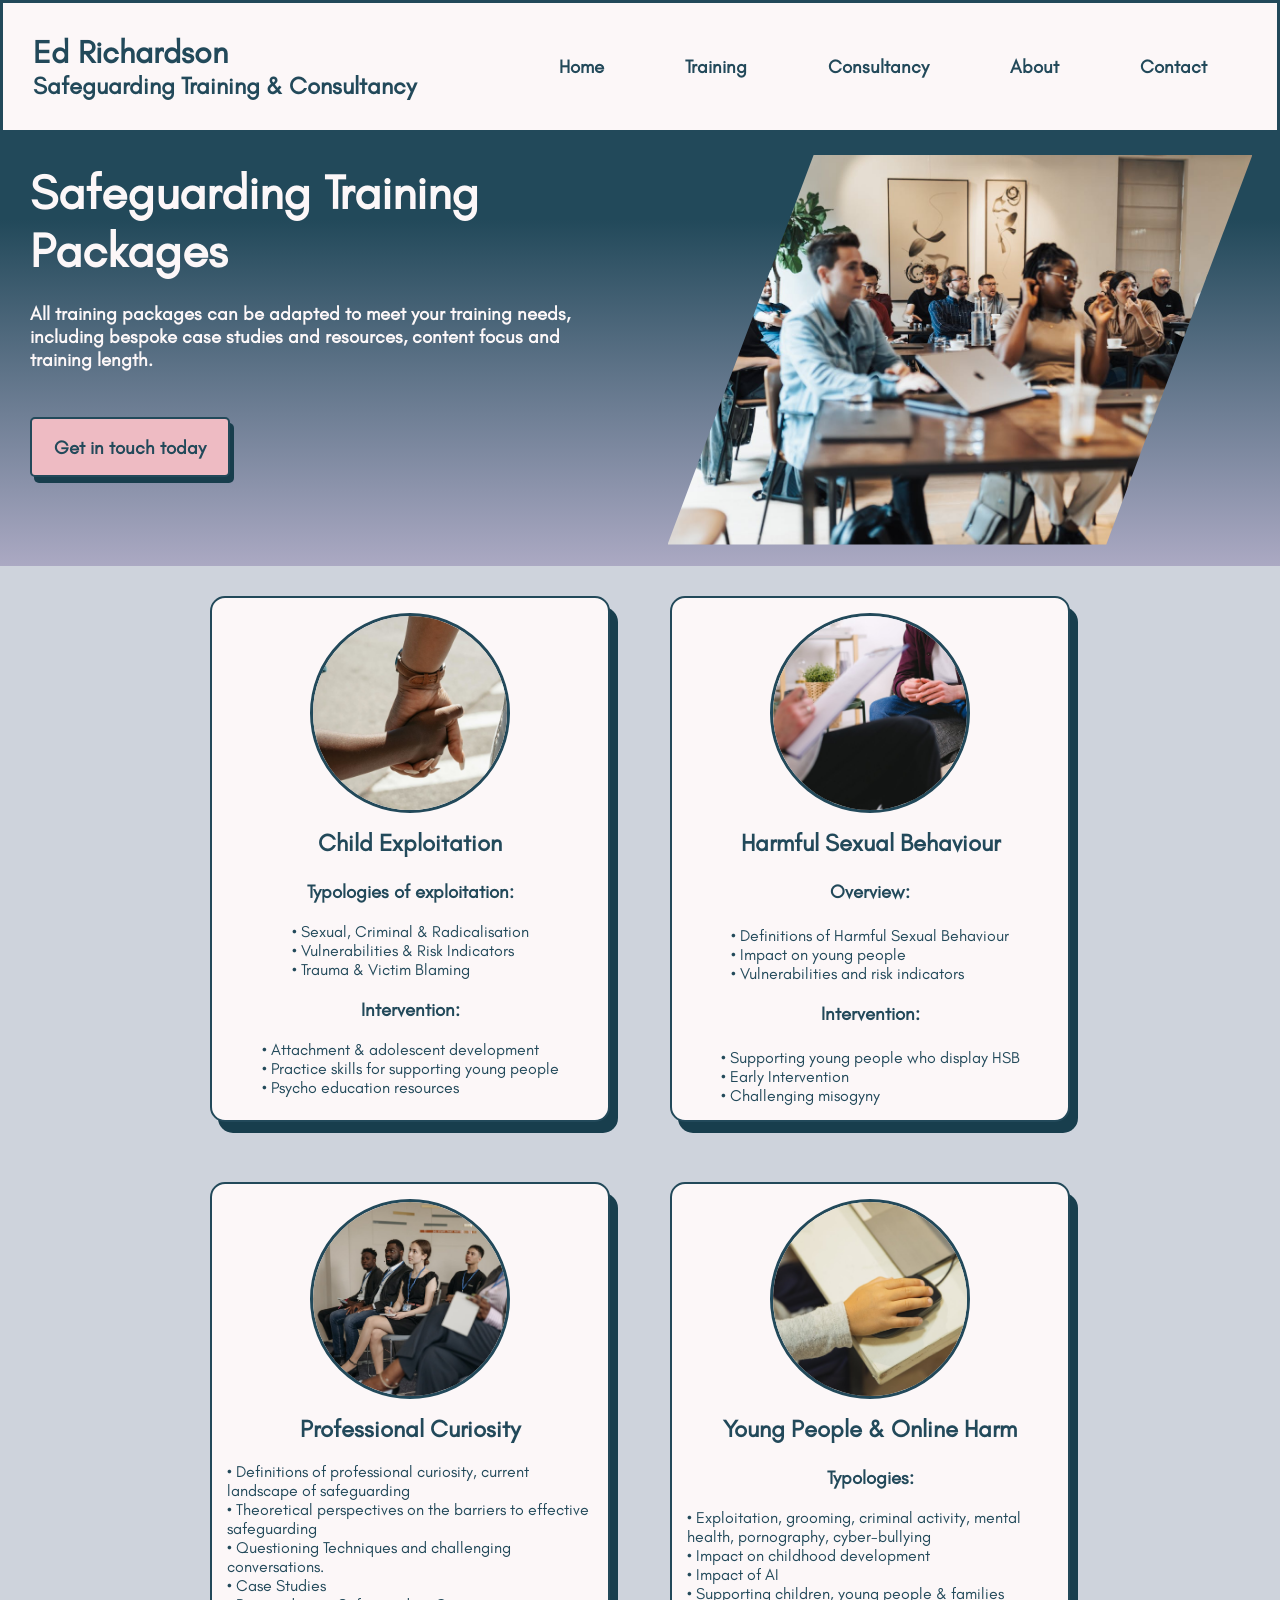
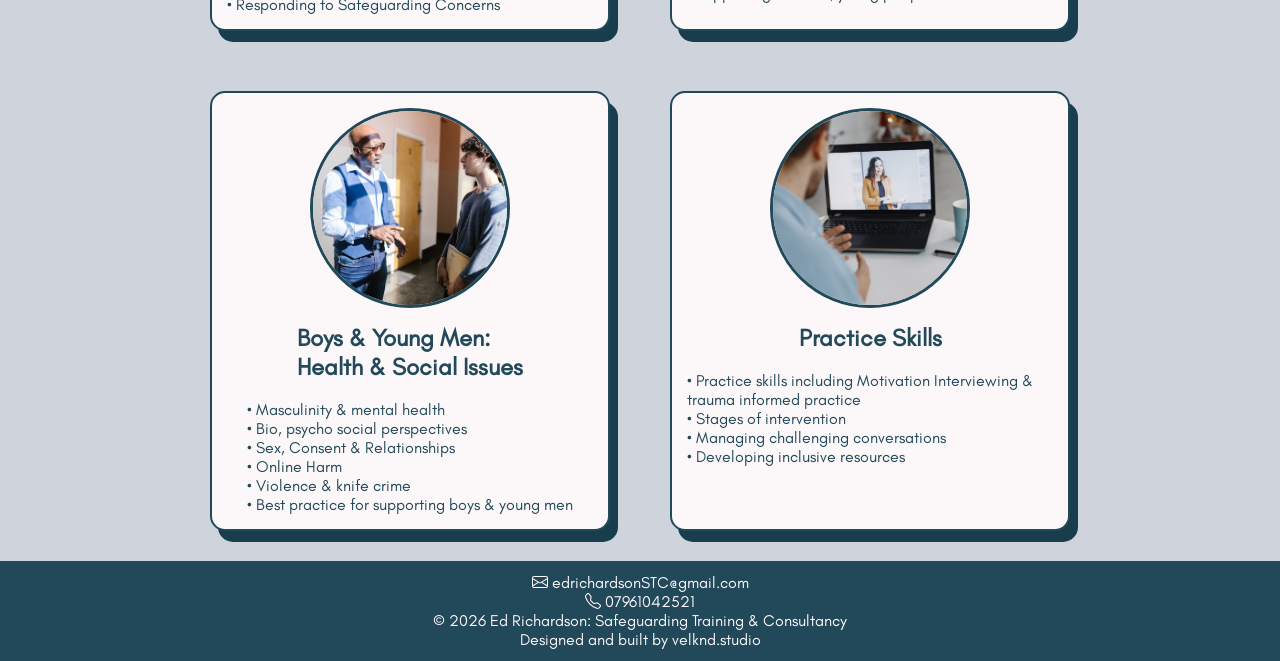
<file: training.html>
<!DOCTYPE html>
<html lang="en">
<head>
    <meta charset="UTF-8">
    <meta name="viewport" content="width=device-width, initial-scale=1.0">
    <title>Ed Richardson: Safeguarding Training & Consultancy</title>
    <link rel="stylesheet" href="style.css">
    <link rel="shortcut icon" href="" type="image/x-icon">
     <link rel="icon" type="image/x-icon" href="er-favicon.webp">
</head>
<body>
    <header>
        <div id="header-left">
            <a href="index.html">
                <h1>Ed Richardson</h1>
                <h2>Safeguarding Training & Consultancy</h2>
            </a>
        </div>
        <div id="header-right-mobile">
            <div id="menu-burger-container">
                <a id="menu-toggle" class="menu-toggle">
                <span class="menu-toggle-bar menu-toggle-bar--top"></span>
                <span class="menu-toggle-bar menu-toggle-bar--middle"></span>
                <span class="menu-toggle-bar menu-toggle-bar--bottom"></span>
                </a>
            </div>
        </div>
        <div id="header-right-desktop">
            <nav>
                <ul>
                    <li><a href="index.html"><h3>Home</h3></a></li>
                    <li><a href="training.html"><h3>Training</h3></a></li>
                    <li><a href="consultancy.html"><h3>Consultancy</h3></a></li>
                    <li><a href="about.html"><h3>About</h3></a></li>
                    <li><a href="contact.html"><h3>Contact</h3></a></li>
                </ul>
            </nav>
        </div>
    </header>

    <div id="mobile-menu">
        <nav>
                <ul id="mobile-menu-ul">
                    <li class="mobile-menu-li"><a href="index.html"><h3>Home</h3></a></li>
                    <li class="mobile-menu-li"><a href="training.html"><h3>Training</h3></a></li>
                    <li class="mobile-menu-li"><a href="consultancy.html"><h3>Consultancy</h3></a></li>
                    <li class="mobile-menu-li"><a href="about.html"><h3>About</h3></a></li>
                    <li class="mobile-menu-li"><a href="contact.html"><h3>Contact</h3></a></li>
                </ul>
            </nav>
    </div>

<!--  -->

<div id="hero-mobile">

        <div id="hero-card-mobile">
            <h1 class="h1opp">Safeguarding Training Packages
            <br>
            </h1>
            
            <p class="popp"><br>All training packages can be adapted to meet your training needs, including bespoke case studies and resources, content focus and training length.</p><br><br>
            
            <a href="contact.html">
                <div class="cta-mobile" >
                <h3 >Get in touch today</h3>
                </div> 
                </a>
            
        </div>

        <!-- <div class="hero-card2-mobile" id="hero-card2-mobile-training"></div> -->

        

    </div>

    <div id="hero-desktop">

        <div id="hero-desktop-container">
            <div id="hero-desktop-left">
                <h1 class="h1opp"  id="hero-text-desktop" >Safeguarding Training<br>Packages
            </h1>
            
            <h3 class="h2opp" id="hero-text"  ><br>All training packages can be adapted to meet your training needs, including bespoke case studies and resources, content focus and training length.<br><br><br></h3>



            <a href="contact.html">
                <div class="cta-desktop" id="cta-desktop-top">
                <h3 >Get in touch today</h3>
                </div> 
                </a>


            </div>

            <div id="hero-desktop-right">

                <img id="hero-desktop-img" src="pexels-bertellifotografia-18999145.jpg" alt="seminar audience">
               
            </div>
            
        </div>
            
            
        
    </div>


<!-- <div class="page-header" id="training-header">

    <div class="page-header-tile">
        <h1 class="h1opp">Safeguarding Training Packages</h1>
    </div>
    
</div>  -->




<!--  -->

<div class="page-section">

<div class="training-card">
    <img class="training-card-img" src="pexels-lara-van-der-walt-306412034-17407696.jpg" alt="holding childs hand">
    <h2>Child Exploitation</h2>
    <h3><br>
        Typologies of exploitation:
    </h3>
    <p><br>
       • Sexual, Criminal & Radicalisation<br>

• Vulnerabilities & Risk Indicators<br>

• Trauma & Victim Blaming<br><br>
    </p>
    <h3>
        Intervention:
    </h3>
    <p><br>
        • Attachment & adolescent development<br>

• Practice skills for supporting young people<br>

• Psycho education resources<br>
    </p>
</div>



<div class="training-card">
    <img class="training-card-img" src="pexels-shvets-production-7176077.jpg" alt="two people having a conversation">
    <h2>Harmful Sexual Behaviour</h2>
    <h3><br>
        Overview:<br><br>
    </h3>
    <p>
      • Definitions of Harmful Sexual Behaviour<br>

• Impact on young people<br>
• Vulnerabilities and risk indicators<br><br>
    </p>
    <h3>
        Intervention:<br><br>
    </h3>
    <p>
        • Supporting young people who display HSB<br>

• Early Intervention <br>
• Challenging misogyny
    </p>
</div>


    


<div class="training-card">
    <img class="training-card-img" src="pexels-pavel-danilyuk-8761320.jpg" alt="profession meeting">
    <h2>Professional Curiosity</h2>
    <p><br>
       • Definitions of professional curiosity, current landscape of safeguarding<br>
• Theoretical perspectives on the barriers to effective safeguarding<br>
• Questioning Techniques and challenging conversations.<br>
• Case Studies<br>
• Responding to Safeguarding Concerns<br>
    </p>
</div>


    


<div class="training-card">
    <img class="training-card-img" src="pexels-ryutaro-5745517.jpg" alt="childs hand on computer mouse">
    <h2>Young People & Online Harm</h2>
    <h3><br>
        Typologies:
    </h3>
    <p><br>
       • Exploitation, grooming, criminal activity, mental health, pornography, cyber-bullying<br>
• Impact on childhood development<br>
• Impact of AI<br>
• Supporting children, young people & families<br>
    </p>
    
</div>



<div class="training-card">
    <img class="training-card-img" src="pexels-rdne-8419636.jpg" alt="man talking to boy">
    <h2>Boys & Young Men:<br> Health & Social Issues</h2>
    
    <p><br>
       • Masculinity & mental health<br>
• Bio, psycho social perspectives<br>
• Sex, Consent & Relationships<br>
• Online Harm<br>
• Violence & knife crime<br>
• Best practice for supporting boys & young men

    </p>
    
</div>



<div class="training-card">
    <img class="training-card-img" src="pexels-gustavo-fring-6285285.jpg" alt="video call">
    <h2>Practice Skills</h2>
    
    <p><br>
      • Practice skills including Motivation Interviewing & trauma informed practice<br>

• Stages of intervention<br>
• Managing challenging conversations<br>

• Developing inclusive resources<br>


    </p>
    
</div>

</div>
   




    <div id="footer">
        <p id="footer-text">
<svg id="footer-mail" xmlns="http://www.w3.org/2000/svg" width="16" height="16" fill="currentColor" class="bi bi-envelope" viewBox="0 0 16 16">
  <path d="M0 4a2 2 0 0 1 2-2h12a2 2 0 0 1 2 2v8a2 2 0 0 1-2 2H2a2 2 0 0 1-2-2zm2-1a1 1 0 0 0-1 1v.217l7 4.2 7-4.2V4a1 1 0 0 0-1-1zm13 2.383-4.708 2.825L15 11.105zm-.034 6.876-5.64-3.471L8 9.583l-1.326-.795-5.64 3.47A1 1 0 0 0 2 13h12a1 1 0 0 0 .966-.741M1 11.105l4.708-2.897L1 5.383z"/>
</svg>
  <a href="mailto:edrichardsonSTC@gmail.com">edrichardsonSTC@gmail.com</a> <br>
<svg id="footer-phone" xmlns="http://www.w3.org/2000/svg" width="16" height="16" fill="currentColor" class="bi bi-telephone" viewBox="0 0 16 16">
  <path d="M3.654 1.328a.678.678 0 0 0-1.015-.063L1.605 2.3c-.483.484-.661 1.169-.45 1.77a17.6 17.6 0 0 0 4.168 6.608 17.6 17.6 0 0 0 6.608 4.168c.601.211 1.286.033 1.77-.45l1.034-1.034a.678.678 0 0 0-.063-1.015l-2.307-1.794a.68.68 0 0 0-.58-.122l-2.19.547a1.75 1.75 0 0 1-1.657-.459L5.482 8.062a1.75 1.75 0 0 1-.46-1.657l.548-2.19a.68.68 0 0 0-.122-.58zM1.884.511a1.745 1.745 0 0 1 2.612.163L6.29 2.98c.329.423.445.974.315 1.494l-.547 2.19a.68.68 0 0 0 .178.643l2.457 2.457a.68.68 0 0 0 .644.178l2.189-.547a1.75 1.75 0 0 1 1.494.315l2.306 1.794c.829.645.905 1.87.163 2.611l-1.034 1.034c-.74.74-1.846 1.065-2.877.702a18.6 18.6 0 0 1-7.01-4.42 18.6 18.6 0 0 1-4.42-7.009c-.362-1.03-.037-2.137.703-2.877z"/>
</svg> 
<a href="tel:00447961042521">07961042521</a>
 <br>
 © 2026 Ed Richardson: Safeguarding Training & Consultancy<br>
 Designed and built by <a href="https://velkndstudio.com/" target="_blank">velknd.studio</a>
</p>
    </div>

    <script src="script.js"></script>
</body>
</file>
<file: style.css>
/* resets */
* {
    margin: 0;
    padding: 0;
    box-sizing: border-box;
}

a:link, a:visited, a:hover, a:active {
    color: var(--snow);
    text-decoration: none;
}

ul {
  list-style-type: none;
  margin: 0;
  padding: 0;
}


li:hover{
    transition: 0.5s;
    -webkit-transform: scale(105%);
}

/* Fonts */

@font-face {
    font-family: glacial;
    src: url(GlacialIndifference-Regular.otf);
}

@font-face {
    font-family: caudex;
    src: url(Caudex-Regular.ttf);
}

/* :root {
    --charcoal-blue: #22495aff;
    --powder-petal: #e8dcd5ff;
    --blue-slate: #486573ff;
    --white: #ffffffff;
} */

/* Colours*/

:root {
    
    --charcoal-blue: #22495aff;
    --charcoal-blue-shadow: #183e4d;
    --jungle-teal: #55917fff;
    --snow: #fcf7f8ff;
    --pale-slate: #ced3dcff;
    --lilac-ash: #aba9c3ff;
    --soft-blossom: #eebbc3;
    --text-shadow:  #0a1a2040;
}

body {
    background-color: var(--snow);
    
}

h1, h2, h3, h4, p {
    font-family: glacial;
    color: var(--charcoal-blue);
}

.h3opp, .h2opp, .h1opp, .popp {
    color: var(--snow);
    
}

/* svg align */

.inline-svg, .journey-svg {
    vertical-align: -.2em;
}

.journey-svg {
    fill: var(--snow);
}

/* Header */

header {
    display: grid;
    grid-template-columns: 66.6% 33.3%;
    padding: 30px;

    /* position: sticky;
    top:0px;
    z-index: 10; */
   
    background-color: var(--snow);
    border: 3px solid var(--charcoal-blue);
   
}




#header-left {
    display: flex;
    flex-direction: column;
   cursor: pointer;
    /* border: 1px solid black; */
}



#header-right-desktop {
   display: none;
}

#header-right-mobile {
    display: flex;
    justify-content: right;
    align-items: center;
    
    /* border: 1px solid black; */
}

#menu-burger-container {
    position: relative;
    
    height: 64px;
    width: 64px;

    /* border: 1px solid black; */
}

/* Menu to Cross */

.menu-toggle {
  position: absolute;
  right: 1.5rem;
  top: 49%;
  -webkit-transform: translate(0, -50%);
  height: 26px;
  width: 29px;

  &, &:hover {
    color: var(--charcoal-blue);
  }
}

.menu-toggle-bar {
  display: block;
  position: absolute;
  top: 50%;
  margin-top: -1px;
  right: 0;
  width: 100%;
  height: 4px;
  border-radius: 4px;
  background-color: var(--charcoal-blue);
  transition: all 0.3s ease;

  &.menu-toggle-bar--top {
    -webkit-transform: translate(0, -8px);
  }
  
  &.menu-toggle-bar--bottom {
    -webkit-transform: translate(0, 8px);
  }

  .nav-open & {
    &.menu-toggle-bar--top {
      -webkit-transform: translate(0, 0) rotate(45deg);
    }
    &.menu-toggle-bar--middle {
      opacity: 0;
    }
    &.menu-toggle-bar--bottom {
      -webkit-transform: translate(0, 0) rotate(-45deg);
    }
  }
}

/* MOBILE MENU */

#mobile-menu {
    
    background-color: var(--pale-slate);
    display: flex;
    flex-direction: column;
    text-align: center;
    opacity: 0;
    max-height: 0;
    overflow: hidden;
    transition: max-height 0.3s ease, opacity 0.2s ease;
   
}

.mobile-menu-li {
    padding: 15px;
    font-size: 1.5rem;
}

#mobile-menu.show-mobile-menu {
    max-height: 400px;
    opacity: 1;
    padding: 30px;
}

/* Hero */

#hero-mobile {
    padding: 5px;
    /* background-image: url(pexels-bertellifotografia-18935245.jpg);
    background-size: cover;
    background-repeat: no-repeat; */

    background-color: var(--charcoal-blue);

   

    position: relative;
    display: flex;
    flex-direction: column;
    justify-content: center;
    align-items: center;
    
}

#hero-card-mobile {
    
    display: flex;
    flex-direction: column;
    align-items: center;
    /* background-color: var(--charcoal-blue); */
    
    top: 20px;
    margin: 20px;
    /* padding: 10px; */
    border-radius: 10px;
     /* text-align: center; */

}

.hero-card2-mobile {
    /* border: 1px solid white; */
    width: 100%;
    position: relative;
    height: 300px;
    border-radius: 5px;
    background-image: url(pexels-bertellifotografia-18935245.jpg);
    background-size: cover;
    background-repeat: no-repeat;
    display: flex;
    justify-content: center;
    align-items: center;
}

#hero-card2-mobile-training {
    background-image: url(pexels-bertellifotografia-18999145.jpg);
}

#hero-card2-mobile-consultancy {
    background-image: url(pexels-gustavo-fring-6285285.jpg);
}

#hero-desktop {
    display: none;
}


/* cta */

.cta-mobile {
     width: 200px;
    height: 60px;
    border-radius: 5px;
    /* -webkit-transform: rotate(4deg); */
    border: 2px solid var(--charcoal-blue);
    background-color: var(--soft-blossom);
    box-shadow: 4px 6px var(--charcoal-blue-shadow);
    text-align: center;
    display: flex;
    justify-content: center;
    align-items: center;
    margin-bottom: 10px;

   
}



#cta-ctr-mobile{
    width:100%;
    display: flex;
    justify-content: center;
    align-items: center;
}

#cta-wib-desktop {
    display: none;
}


.cta-mobile-2 {
    width: 125px;
    height: 125px;
    border-radius: 100px;
    -webkit-transform: rotate(4deg);
    border: 2px solid var(--charcoal-blue);
    background-color: var(--soft-blossom);
    box-shadow: 4px 6px var(--charcoal-blue-shadow);
    text-align: center;
    display: flex;
    justify-content: center;
    align-items: center;
    margin-bottom: 10px;

    position: absolute;
    bottom: -25%;
   right: 5%;
}

/* Section 1 */

#section1 {
    /* margin: 30px; */
}

.section-heading {
    margin-bottom: 20px;
    margin-left: 10px;
    margin-top: 20px;
   transition: 0.5s;
   /* text-align: center; */
   /* border: 1px solid black; */
  
}



/* .section-heading-underline-1 {
    height: 5px;
    max-width: 440px;
    background-color: var(--soft-blossom);
}

.section-heading-underline-2 {
    height: 5px;
    max-width: 440px;
    background-color: var(--soft-blossom);
}

.section-heading-underline-3 {
    height: 5px;
    max-width: 440px;
    background-color: var(--soft-blossom);
} */

.box-container {
    
    display: flex;
    flex-wrap: wrap;
    justify-content: space-around;
    align-items: center;
    /* background-color: var(--lilac-ash); */

    background: var(--lilac-ash);
background: linear-gradient(180deg, var(--lilac-ash) 0%, var(--pale-slate) 100%);

    /* border-radius: 15px; */
    padding: 10px;
    padding-bottom: 25px;
    /* border: 1px solid black; */
    
    border-radius: 15px;

  
    
}

.area {
    margin: 10px;
    width: 250px;
    height: 250px;
    border: 2px solid var(--charcoal-blue);
    box-shadow: 5px 8px var(--charcoal-blue-shadow);
    border-radius: 5px;
    display: flex;
    flex-direction: column;
    justify-content: center;
    align-items: center;
    text-align: center;
    background-color: var(--snow);
    position: relative;
    overflow: hidden;
    cursor: pointer;
    transition: 0.5s;
    
}

.area:hover {
    -webkit-transform: scale(105%); 
    /* transition: 0.5s; */
    /* width: 260px;
    height: 260px;
    margin: 5px;
    font-size: 104%; */
    box-shadow: 8px 11px var(--charcoal-blue-shadow);
}

svg {
    fill: var(--charcoal-blue);
}

.area-svg {
   transition: 0.5s;
}

.area-overlay {
    display: flex;
    justify-content: center;
    align-items: center;
    background-color: var(--soft-blossom);
    border-radius: 5px;
    position: absolute;
    width: 100%;
    height: 70px;
    bottom: -70px;
    transition: 0.5s;
    cursor: pointer;
}

/* scroll animations */

 @keyframes tileScroll {
    0%{transform:scale(0.2); opacity: 0;}
    100%{}
}

@media (prefers-reduced-motion: no-preference) {
    .training-card, .testimonial-box {
    animation: tileScroll linear both;
    animation-timeline: view();
    animation-range: 0vh 25vh;
    
    }
} 


 @keyframes tileScroll2 {
    0%{-webkit-transform:scale(0.2); opacity: 0;}
    100%{}
}

@media (prefers-reduced-motion: no-preference) {
    .bullet-point, .check-svg {
    animation: tileScroll2 linear both;
    animation-timeline: view();
    animation-range: 0vh 25vh;
    }
} 


/* @keyframes titleSlide {
    0%{-webkit-transform:translateX(-100px); opacity: 0;}
    100%{}
} */

@media (prefers-reduced-motion: no-preference) {
    .section-heading {
    animation: titleSlide linear both;
    animation-timeline: view();
    animation-range: 0vh 50vh;
    }
}

/* Section 2 */

#section2 {
   
    overflow: hidden;
    
    }

#section2-container {
   /* border: 1px solid black; */
   display: grid;
   grid-template-rows: auto auto;
    /* align-items: center*/
    /* background-color: var(--pale-slate); */

background: var(--lilac-ash);
background: linear-gradient(180deg, var(--pale-slate) 0%, var(--lilac-ash) 100%);


    /* border-radius: 15px; */
    /* height: 450px; */
    padding: 10px;
}


#section2-img-container {
    
   /* border: 1px solid black; */
    border-radius: 5px;
    padding: 5px;
    display: flex;
    justify-content: center;
    max-height: 450px;
    max-width: 100%;
    margin-left: auto;
    margin-right: auto;
}

#section2-img {
    
    border: 3px solid var(--charcoal-blue);
    /* margin-top: 30px; */
    /* margin-left: 30px; */
    max-width: 100%;
    aspect-ratio: 1/1;
    height: auto;
    border-radius: 100%;
    box-shadow: 4px 6px  var(--charcoal-blue-shadow);
    object-fit: cover;
    

    /* clip-path: polygon(25% 0%, 100% 0%, 75% 100%, 0% 100%); */
    /* clip-path: circle(50% at 50% 50%); */
    
}

#bullet-point-container {
    
    /* display: flex;
    flex-direction: column;
    justify-content: space-between; */
    
    display: grid;
    grid-template-columns: 10% auto;

    
    padding: 20px;
}

.bullet-point {
    /* margin-left: 10vw; */
    transition: 0.5s;
    margin-left: 15px;
   margin-bottom: 20px;
    
    
    
}

.bullet-point:hover{
    /* transform: scale(102%); */

}

.check-svg {
    vertical-align: -0.5rem;
    /* margin-right: 5px; */
    border-radius: 5px;
    box-shadow: 3px 3px var(--charcoal-blue-shadow);
    background-color: var(--snow);
    transition: 0.5s;
 
}
/* Section 3 */

#section3 {
    padding: 30px;
    background-color: var(--charcoal-blue);
    text-align: center;
    position: relative;
}

/* Section 4 */

#section4 {
    /* margin: 30px; */
    /* border: 1px solid black; */
}

#testimonials-container {
    display: flex;
    flex-wrap: wrap;
    justify-content: space-around;
    align-items: center;
/* background-color: var(--pale-slate); */

background: var(--lilac-ash);
background: linear-gradient(180deg, var(--lilac-ash) 20%, var(--charcoal-blue) 100%);

padding: 10px;
padding-bottom: 25px;
/* border-radius: 15px; */
   
   
}

.testimonial-box {
    margin: 10px;
    width: 350px;
    height: 250px;
    /* padding: 10px; */
    border: 2px solid var(--charcoal-blue);
    box-shadow: 5px 8px var(--charcoal-blue-shadow);
    border-radius: 10px;
    display: flex;
    flex-direction: column;
    text-align: center;
    align-items: center;
    justify-content: space-between;
    padding: 10px;
    background-color: var(--snow);
    position: relative;
    overflow: hidden;
    /* cursor: pointer; */
    transition: 0.5s;
   
    
    
}

.testimonial-box:hover {
    /* -webkit-transform: scale(102%);  */
  

   
}



#footer {
    background-color: var(--charcoal-blue);
    height: 100px;
    display: flex;
    justify-content: center;
    align-items: center;
}

#footer-text {
    color: var(--snow);
    text-align: center;
    cursor: pointer;
}

#footer-phone, #footer-mail {
    fill: var(--snow);
    vertical-align: -.125em;
}


/* ---------------Desktop----------------- */

@media screen and (min-width: 768px) {

header {
    grid-template-columns: 40% 60%;
    position: sticky;
    top:0px;
    z-index: 10;
}

#header-right-mobile {
    display: none;
    
}

#header-right-desktop {
    display: flex;
    flex-direction: column;
    justify-content: space-around;

    /* border: 1px solid black; */
}

ul {
    display: flex;
    justify-content: space-around;
   
}

#hero-mobile {
    display: none;
}

#hero-desktop {
    display: block;
    background-color: var(--charcoal-blue);
    

    background: #22495AFF;
background: linear-gradient(180deg, var(--charcoal-blue) 20%, var(--lilac-ash) 100%);
}


#hero-desktop-container {
    display: grid;
    grid-template-columns: 50% 50%;
}

#hero-desktop-left {
    padding: 30px;
    z-index: 1;
}

#hero-text-desktop {
    font-size: 3rem;
    opacity: 0;
    transition: 2s;
    -webkit-transform: translateX(-200px);
}

#hero-text {
    opacity: 0;
    -webkit-transform: translateX(-200px);
    transition: 2s;
}

#hero-desktop-right {
   position: relative;
    /* height: 450px; */
    display: flex;
    justify-content: center;
    align-items: center;

}

#hero-desktop-img {
    /* height: 400px; */
    /* border: 3px solid var(--charcoal-blue-shadow); */
    height: 90%;
    /* border-radius: 15px; */
    overflow: hidden;
    object-fit: cover;
    /* box-shadow: 4px 6px var(--charcoal-blue-shadow) ; */
    margin: 10px;

    clip-path: polygon(25% 0%, 100% 0%, 75% 100%, 0% 100%);
}

#cta-wib-mobile {
    display: none;
}

#cta-wib-desktop {
    display: flex;
}

.cta-mobile-2 {
    display:none;
}

.cta-desktop, #email-button {
   

    /* position: absolute; */
    /* left: 8%; */
    /* top:20%; */
    width: 200px;
    height: 60px;
    border-radius: 5px;
    border: 2px solid var(--charcoal-blue);
    box-shadow: 4px 6px var(--charcoal-blue-shadow);
    /* -webkit-transform: rotate(4deg); */
    background-color: var(--soft-blossom);
    text-align: center;
    display: flex;
    justify-content: center;
    align-items: center;
    transition: 0.25s;
    cursor: pointer;
}




.cta-desktop-2 {
    /* position: absolute; */
    /* right: 18%; */
    /* top:55%; */
     width: 200px;
    height: 60px;
    border-radius: 5px;
    border: 2px solid var(--charcoal-blue);
    box-shadow: 4px 6px var(--charcoal-blue-shadow);
    /* -webkit-transform: rotate(4deg); */
    background-color: var(--soft-blossom);
    text-align: center;
    display: flex;
    justify-content: center;
    align-items: center;
    transition: 0.25s;
    cursor: pointer;
}

.cta-desktop:hover, .cta-desktop-2:hover, .cta-page:hover {
    -webkit-transform: scale(102%);
    box-shadow: 6px 7px var(--charcoal-blue-shadow);
    
}

.cta-desktop:active, .cta-desktop-2:active {
     -webkit-transform: scale(100%);
     box-shadow: 4px 6px var(--charcoal-blue-shadow);
}

#section1 {
    margin: 30px;
    border-radius: 15px;
    
}



#section2 {
    margin: 30px;
    
}

#section2-container {
    display: grid;
    grid-template-columns: 50% 50%;
    border-radius: 15px;
    padding: 20px;
}

.bullet-point {
    margin-left: 0px;
}

#section4 {
    margin: 30px;
}

#testimonials-container {
    border-radius: 15px;
}

}


/* PAGES */

.page-header {
    display: flex;
    /* justify-content: center; */
}
.page-header-tile {
    background-color: var(--charcoal-blue);
    /* width: 500px; */
    /* height: 300px; */
    margin: 30px;
    border-radius: 15px;
}

#training-header {
    background-image: url(pexels-bertellifotografia-18999145.jpg);
}


/* Training */

.page-section {
    display: flex;
    flex-wrap: wrap;
    justify-content: center;
    /* align-items: center; */
    background-color: var(--pale-slate);
}

.training-card{
    margin: 30px;
    padding: 15px;
    border: 2px solid var(--charcoal-blue);
    border-radius: 15px;
    box-shadow:  8px 11px var(--charcoal-blue-shadow);
    width: 400px;
    background-color: var(--snow);
    min-height: 250px;
    transition: 0.25s;
    display: flex;
    flex-direction: column;
    align-items: center;
  
}

.training-card:hover {
    /* -webkit-transform: scale(102%);
    
    box-shadow: 8px 11px var(--charcoal-blue-shadow); */
}

.training-card-img {
    width: 200px;
    height: 200px;
    object-fit: cover;
    border-radius: 100px;
    border: 3px solid var(--charcoal-blue);
    margin-bottom: 15px;

}

#training-card-img-1{
    background-image: url(pexels-lara-van-der-walt-306412034-17407696.jpg);
    background-size: cover;
}

#training-card-img-2{
    background-image: url(pexels-shvets-production-7176077.jpg);
    background-size: cover;
}

#training-card-img-3{
     background-image: url(pexels-pavel-danilyuk-8761320.jpg);
    background-size: cover;
}

#training-card-img-4{
     background-image: url(pexels-ryutaro-5745517.jpg);
    background-size: cover;
}

#training-card-img-5{
     background-image: url(pexels-rdne-8419636.jpg);
    background-size: cover;
}

.page-cta-container {
    position: relative;
    height: 200px;
    display: flex;
    justify-content: center;
    align-items: center;
    background-color: var(--pale-slate);
    /* background-image: url(pexels-ryutaro-5745517.jpg); */
    background-size: cover;
}

#page-cta-container-consultancy{
    /* background-image: url(pexels-saulo-leite-1491182-17637293.jpg); */
}

.cta-page {
   

    position: absolute;
    
    width: 150px;
    height: 150px;
    border-radius: 100px;
    border: 2px solid var(--charcoal-blue);
    box-shadow: 4px 6px var(--charcoal-blue-shadow);
    -webkit-transform: rotate(4deg);
    background-color: var(--soft-blossom);
    text-align: center;
    display: flex;
    justify-content: center;
    align-items: center;
    transition: 0.25s;
    cursor: pointer;
}

/* about */

#about-img {
    /* height: 400px; */
    border: 3px solid var(--charcoal-blue-shadow);
    height: 450px;
    width: 450px;
    border-radius: 50%;
    overflow: hidden;
    object-fit: contain;
    box-shadow: 4px 6px var(--charcoal-blue-shadow) ;
    margin: 10px;

    /* clip-path: polygon(25% 0%, 100% 0%, 75% 100%, 0% 100%); */
}

#about-section {
    background-color: var(--pale-slate);
    display: flex;
    flex-wrap: wrap;
    justify-content: center;
    align-items: center;
}

/* contact */



#contact-page {
    /* height: 500px; */
    display: flex;
    flex-wrap: wrap;
    flex-direction: row;
    justify-content: space-around;
    /* align-items: center; */
    background-color: var(--charcoal-blue);
    

    background: #22495AFF;
background: linear-gradient(180deg, var(--charcoal-blue) 20%, var(--lilac-ash) 100%);
}

/* @media screen and (max-width: 768px) {

    #contact-page {
        flex-direction: column;
    }

} */

.contact-info {
    margin: 30px;
    /* border: 1px solid black; */
}


/* FORM */

.contact-section{
  /* width: 100%; */
  /* max-width: 40rem; */
  /* margin-left: auto;
  margin-right: auto; */
  padding: 3rem 1rem;
  background-color: var(--pale-slate);
  border: 3px solid var(--charcoal-blue);
 box-shadow:  4px 6px var(--charcoal-blue-shadow);
  margin: 30px;
  border-radius: 5px;
  
}



.contact-intro > * + * {
  margin-top: 1rem;
}



.form-group-container {
  display: grid;
  gap: 1rem;
  margin-top: 2rem;
}

.form-group {
  display: flex;
  flex-direction: column;
}

.form-label {
  margin-bottom: 0.5rem;
  font-family: glacial;
  
  color: var(--charcoal-blue);
}

.form-input,
.form-textarea {
  padding: 0.5rem;
  border: 1px solid #e5e7eb;
  display: flex;
  height: 2.5rem;
  width: 100%;
  border-radius: 0.375rem;
  font-size: 0.875rem;
  line-height: 1.25rem;
  font-family: glacial;
}

.form-input::placeholder,
.form-textarea:focus-visible {
  color: #6b7280;
}

.form-input:focus-visible,
.form-textarea:focus-visible {
  outline: 2px solid var(--charcoal-blue);
  outline-offset: 2px;
}

.form-textarea {
  min-height: 120px;
}

.form-submit {
  width: 100%;
  margin-top: 1.2rem;
  background-color: var(--soft-blossom);
  box-shadow: 4px 6px var(--charcoal-blue-shadow);
  color: #fff;
  font-family: glacial;
  padding: 13px 5px;
  border-radius: 0.375rem;
  transition: 0.5s;
}

.form-submit:hover {
    cursor: pointer;
    transform: scale(102%);
}

.form-submit:active {
    cursor: pointer;
    transform: scale(100%);
}

/* hCaptcha */

.h-captcha {
    margin-top: 20px;
}
</file>
